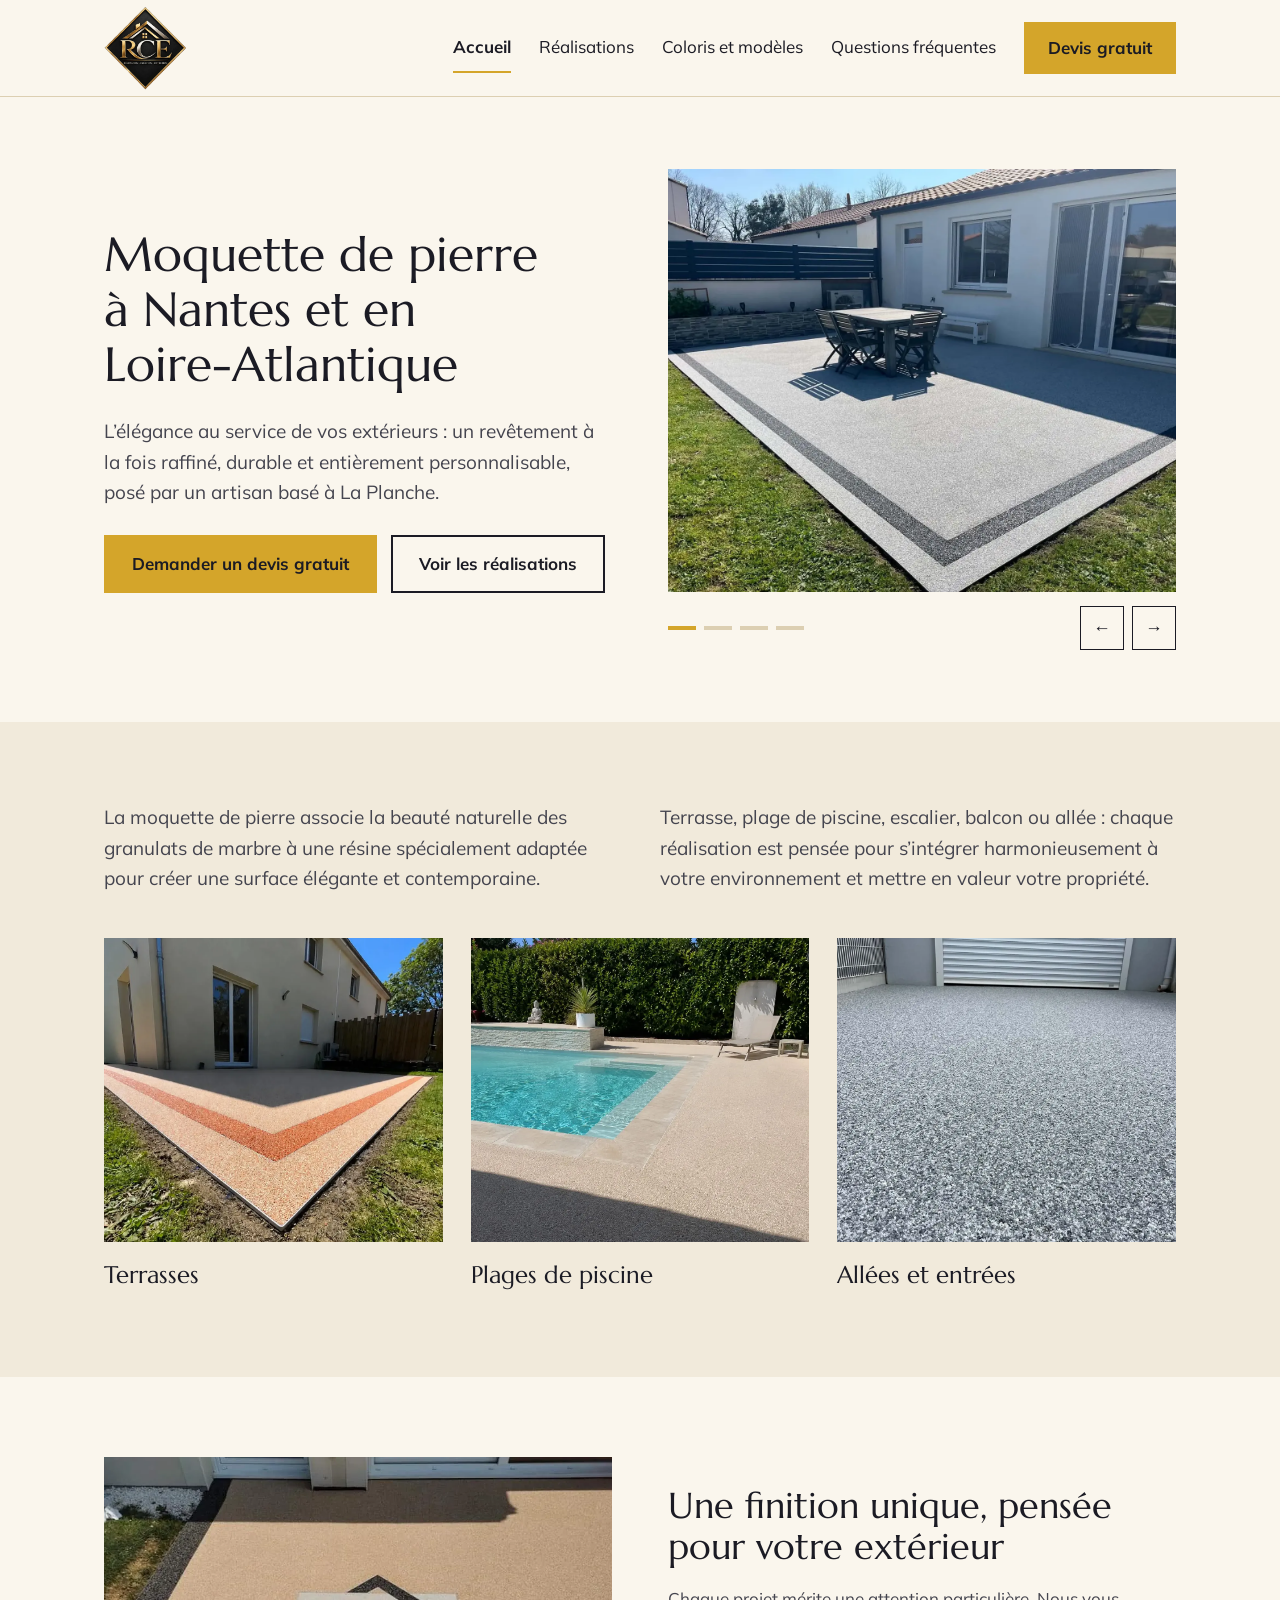
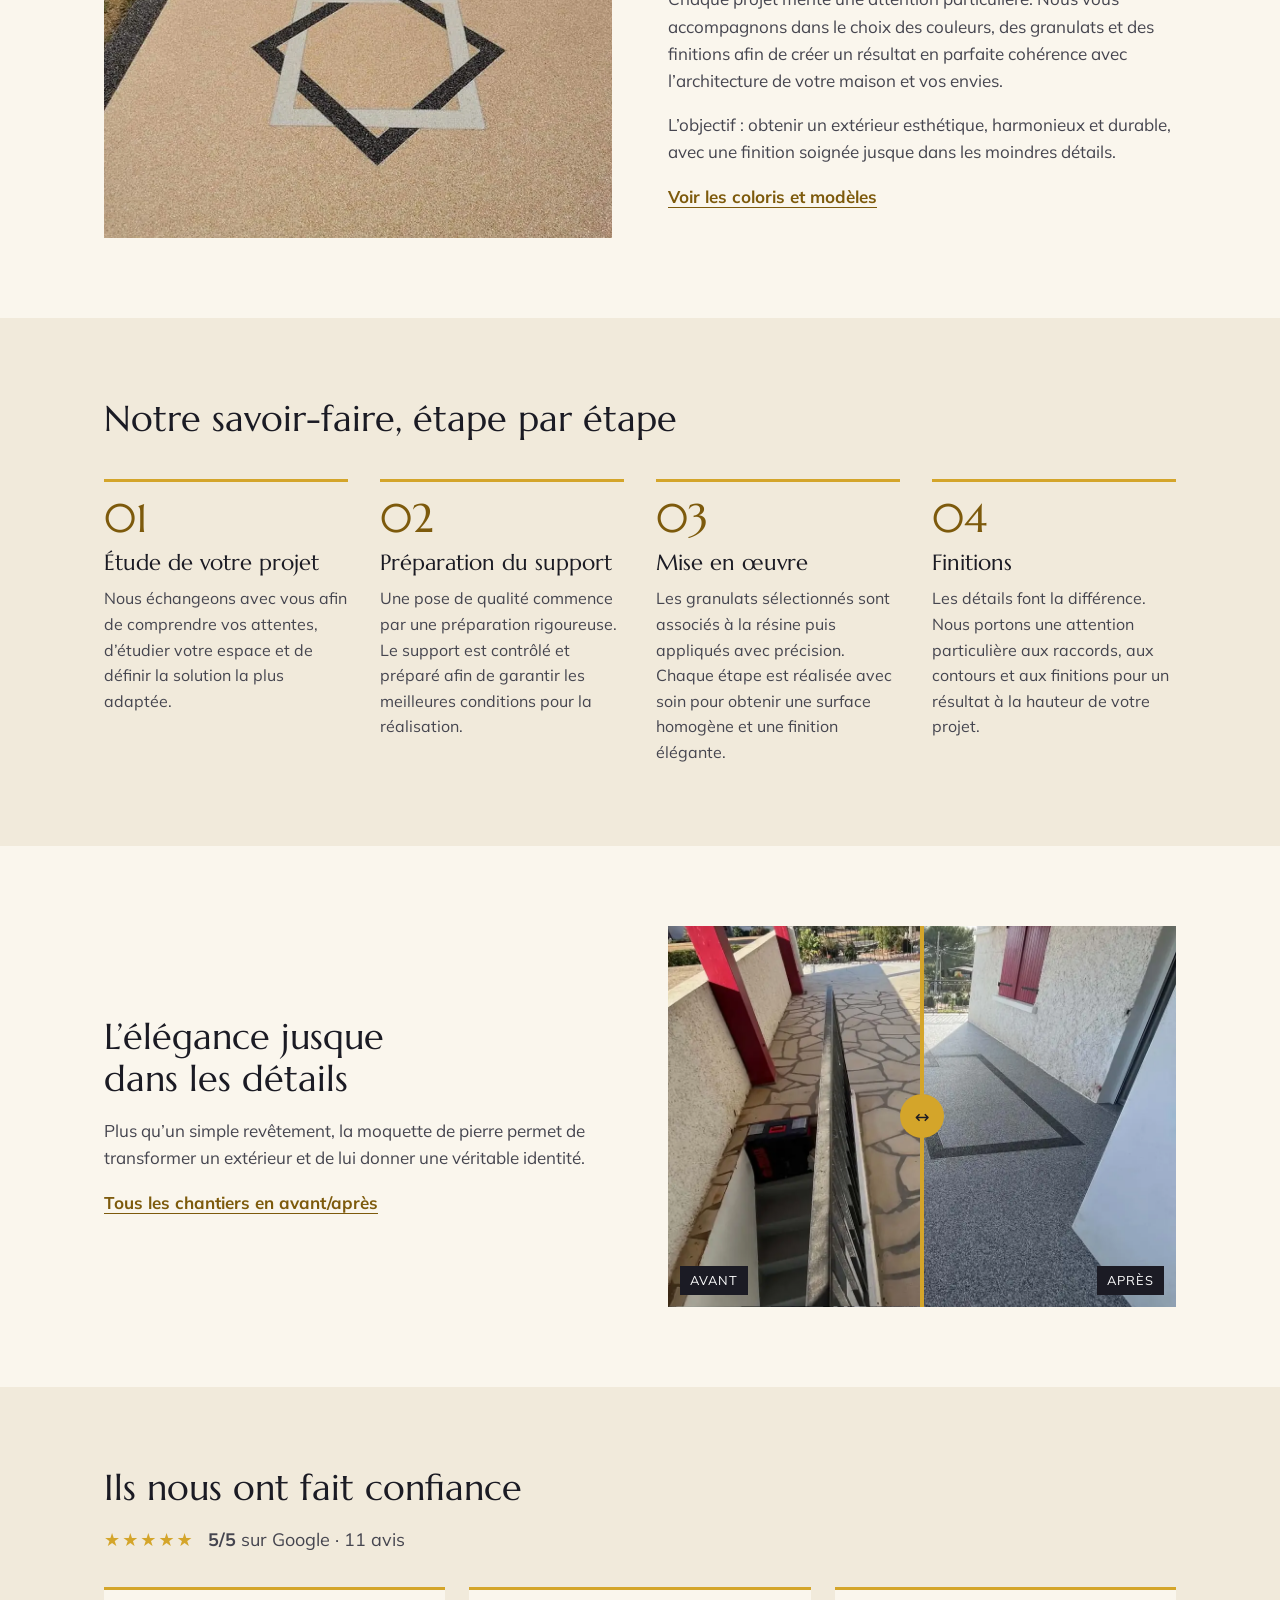
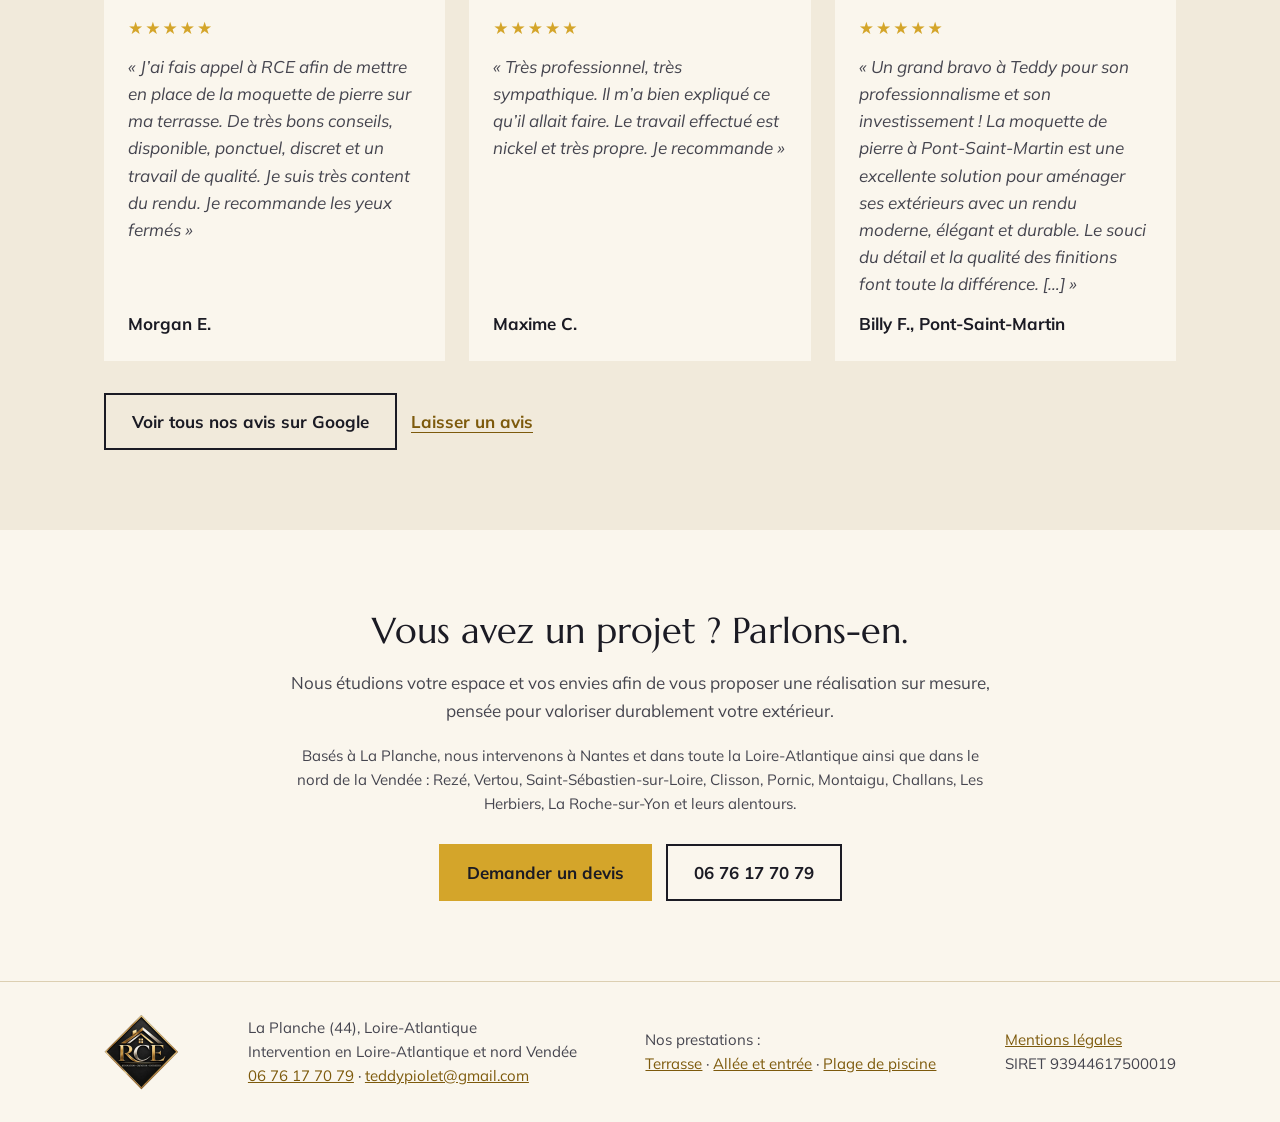
<file: index.html>
<!DOCTYPE html>
<html lang="fr">
<head>
  <meta charset="utf-8">
  <meta name="viewport" content="width=device-width, initial-scale=1">

  <title>Moquette de pierre à Nantes et en Loire-Atlantique | RCE La Planche</title>
  <meta name="description" content="Artisan basé à La Planche, RCE pose votre moquette de pierre à Nantes, en Loire-Atlantique et dans le nord de la Vendée : terrasse, allée, plage de piscine, escalier. Devis gratuit.">
  <link rel="canonical" href="https://www.rce-moquette-de-pierre.fr/">

  <meta property="og:type" content="website">
  <meta property="og:title" content="Moquette de pierre à Nantes et en Loire-Atlantique | RCE">
  <meta property="og:description" content="Terrasses, plages de piscine, escaliers, balcons et allées en moquette de pierre. Devis gratuit.">
  <meta property="og:image" content="https://www.rce-moquette-de-pierre.fr/img/photos/projet-4-apres-2.webp">

  <link rel="icon" href="img/logo/logo-rce-losange.webp">
  <link rel="preconnect" href="https://fonts.googleapis.com">
  <link rel="preconnect" href="https://fonts.gstatic.com" crossorigin>
  <link rel="stylesheet" href="https://fonts.googleapis.com/css2?family=Marcellus&family=Mulish:wght@400;600;700&display=swap">
  <link rel="stylesheet" href="style.css">

  <!-- Données structurées : aident Google à afficher l'entreprise en recherche locale -->
  <script type="application/ld+json">
  {
    "@context": "https://schema.org",
    "@type": "HomeAndConstructionBusiness",
    "name": "RCE - Moquette de pierre",
    "alternateName": "RCE Rénovation Création Entretien",
    "description": "Pose de moquette de pierre à Nantes, en Loire-Atlantique et dans le nord de la Vendée : terrasses, allées, plages de piscine, escaliers, balcons.",
    "url": "https://www.rce-moquette-de-pierre.fr/",
    "telephone": "+33676177079",
    "email": "teddypiolet@gmail.com",
    "image": "https://www.rce-moquette-de-pierre.fr/img/photos/projet-4-apres-2.webp",
    "logo": "https://www.rce-moquette-de-pierre.fr/img/logo/logo-rce-losange.webp",
    "address": {
      "@type": "PostalAddress",
      "addressLocality": "La Planche",
      "postalCode": "44140",
      "addressRegion": "Loire-Atlantique",
      "addressCountry": "FR"
    },
    "areaServed": [
      {
        "@type": "City",
        "name": "La Planche"
      },
      {
        "@type": "City",
        "name": "Nantes"
      },
      {
        "@type": "City",
        "name": "Rezé"
      },
      {
        "@type": "City",
        "name": "Vertou"
      },
      {
        "@type": "City",
        "name": "Saint-Sébastien-sur-Loire"
      },
      {
        "@type": "City",
        "name": "Clisson"
      },
      {
        "@type": "City",
        "name": "Pornic"
      },
      {
        "@type": "City",
        "name": "Montaigu-Vendée"
      },
      {
        "@type": "City",
        "name": "Challans"
      },
      {
        "@type": "City",
        "name": "Les Herbiers"
      },
      {
        "@type": "City",
        "name": "La Roche-sur-Yon"
      },
      {
        "@type": "AdministrativeArea",
        "name": "Loire-Atlantique"
      },
      {
        "@type": "AdministrativeArea",
        "name": "Vendée"
      }
    ],
    "openingHoursSpecification": [
      {
        "@type": "OpeningHoursSpecification",
        "dayOfWeek": [
          "Monday",
          "Tuesday",
          "Wednesday",
          "Thursday",
          "Friday"
        ],
        "opens": "09:00",
        "closes": "19:00"
      },
      {
        "@type": "OpeningHoursSpecification",
        "dayOfWeek": "Saturday",
        "opens": "09:00",
        "closes": "12:00"
      }
    ]
  }
  </script>
</head>
<body>

  <a class="evitement" href="#contenu">Aller au contenu</a>

  <header class="entete">
    <div class="conteneur entete-contenu">
      <a class="logo" href="index.html">
        <img src="img/logo/logo-rce-losange.webp" alt="RCE, rénovation création entretien" width="1163" height="1172">
      </a>
      <button class="menu-bouton" aria-expanded="false" aria-controls="menu" aria-label="Ouvrir le menu">
        <span></span><span></span><span></span>
      </button>
      <nav id="menu" class="menu" aria-label="Navigation principale">
        <a href="index.html" aria-current="page">Accueil</a>
        <a href="realisations.html">Réalisations</a>
        <a href="coloris-modeles.html">Coloris et modèles</a>
        <a href="faq.html">Questions fréquentes</a>
        <a class="bouton bouton-petit" href="contact.html">Devis gratuit</a>
      </nav>
    </div>
  </header>

  <main id="contenu">

    <!-- HAUT DE PAGE -->
    <section class="conteneur hero">
      <div class="hero-texte">
        <h1>Moquette de pierre à Nantes et en Loire-Atlantique</h1>
        <p class="accroche">L’élégance au service de vos extérieurs : un revêtement à la fois raffiné, durable et entièrement personnalisable, posé par un artisan basé à La Planche.</p>
        <div class="actions">
          <a class="bouton" href="contact.html">Demander un devis gratuit</a>
          <a class="bouton bouton-contour" href="realisations.html">Voir les réalisations</a>
        </div>
      </div>

      <!-- DIAPORAMA : une <div class="diapo"> par photo, à déposer dans images/ -->
      <div class="diaporama" aria-roledescription="carrousel" aria-label="Nos réalisations en images">
        <div class="diapos">
          <img class="diapo active" src="img/photos/projet-4-apres-2.webp" alt="Terrasse en moquette de pierre à La Planche">
            <img class="diapo" src="img/photos/projet-3-apres.webp" alt="Terrasse en moquette de pierre à Saint-Léger-les-Vignes">
            <img class="diapo" src="img/photos/projet-2-apres-2.webp" alt="Terrasse en moquette de pierre à La Planche, vue d’ensemble">
            <img class="diapo" src="img/photos/projet-1-apres-2.webp" alt="Allée de garage en moquette de pierre à Vertou">
        </div>
        <div class="diaporama-commandes">
          <div class="points" role="tablist" aria-label="Choisir une photo"></div>
          <div class="fleches">
            <button class="fleche" data-sens="-1" aria-label="Photo précédente">&#8592;</button>
            <button class="fleche" data-sens="1" aria-label="Photo suivante">&#8594;</button>
          </div>
        </div>
      </div>
    </section>

    <!-- PRÉSENTATION -->
    <section class="section fond-sable">
      <div class="conteneur">
        <div class="intro">
          <p>La moquette de pierre associe la beauté naturelle des granulats de marbre à une résine spécialement adaptée pour créer une surface élégante et contemporaine.</p>
          <p>Terrasse, plage de piscine, escalier, balcon ou allée : chaque réalisation est pensée pour s’intégrer harmonieusement à votre environnement et mettre en valeur votre propriété.</p>
        </div>
        <div class="cartes">
          <a class="carte" href="terrasse-moquette-de-pierre.html">
            <img class="carte-photo" src="img/photos/projet-3-apres.webp" alt="Terrasse en moquette de pierre à Saint-Léger-les-Vignes" loading="lazy">
            <span class="carte-titre">Terrasses</span>
          </a>
          <a class="carte" href="plage-piscine-moquette-de-pierre.html">
            <img class="carte-photo" src="img/photos/photo-piscine.webp" alt="Plage de piscine en moquette de pierre" loading="lazy">
            <span class="carte-titre">Plages de piscine</span>
          </a>
          <a class="carte" href="allee-moquette-de-pierre.html">
            <img class="carte-photo" src="img/photos/projet-1-apres-2.webp" alt="Allée de garage en moquette de pierre à Vertou" loading="lazy">
            <span class="carte-titre">Allées et entrées</span>
          </a>
        </div>
      </div>
    </section>

    <!-- FINITION -->
    <section class="section">
      <div class="conteneur deux-colonnes">
        <img class="photo" src="img/photos/motif.webp" alt="Détail des granulats d’une moquette de pierre" loading="lazy">
        <div>
          <h2>Une finition unique, pensée pour votre extérieur</h2>
          <p>Chaque projet mérite une attention particulière. Nous vous accompagnons dans le choix des couleurs, des granulats et des finitions afin de créer un résultat en parfaite cohérence avec l’architecture de votre maison et vos envies.</p>
          <p>L’objectif : obtenir un extérieur esthétique, harmonieux et durable, avec une finition soignée jusque dans les moindres détails.</p>
          <p><a class="lien" href="coloris-modeles.html">Voir les coloris et modèles</a></p>
        </div>
      </div>
    </section>

    <!-- ÉTAPES -->
    <section class="section fond-sable">
      <div class="conteneur">
        <h2>Notre savoir-faire, étape par étape</h2>
        <ol class="etapes">
          <li>
            <span class="etape-numero">01</span>
            <h3>Étude de votre projet</h3>
            <p>Nous échangeons avec vous afin de comprendre vos attentes, d’étudier votre espace et de définir la solution la plus adaptée.</p>
          </li>
          <li>
            <span class="etape-numero">02</span>
            <h3>Préparation du support</h3>
            <p>Une pose de qualité commence par une préparation rigoureuse. Le support est contrôlé et préparé afin de garantir les meilleures conditions pour la réalisation.</p>
          </li>
          <li>
            <span class="etape-numero">03</span>
            <h3>Mise en œuvre</h3>
            <p>Les granulats sélectionnés sont associés à la résine puis appliqués avec précision. Chaque étape est réalisée avec soin pour obtenir une surface homogène et une finition élégante.</p>
          </li>
          <li>
            <span class="etape-numero">04</span>
            <h3>Finitions</h3>
            <p>Les détails font la différence. Nous portons une attention particulière aux raccords, aux contours et aux finitions pour un résultat à la hauteur de votre projet.</p>
          </li>
        </ol>
      </div>
    </section>

    <!-- AVANT / APRÈS -->
    <section class="section">
        <div class="conteneur deux-colonnes">
            <div>
                <h2>L’élégance jusque dans les détails</h2>
                <p>Plus qu’un simple revêtement, la moquette de pierre permet de transformer un extérieur et de lui donner une véritable identité.</p>
                <p><a class="lien" href="realisations.html">Tous les chantiers en avant/après</a></p>
            </div>
            <div class="comparateur" style="--pos:50%">
                <img class="comparateur-image apres" src="img/photos/projet-2-apres-2.webp" alt="Terrasse à La Planche après la pose de la moquette de pierre">
                <img class="comparateur-image avant" src="img/photos/projet-2-avant-2.webp" alt="Terrasse à La Planche avant les travaux">
                <span class="comparateur-etiquette etiquette-avant">Avant</span>
                <span class="comparateur-etiquette etiquette-apres">Après</span>
                <div class="comparateur-barre" aria-hidden="true"></div>
                <input type="range" min="0" max="100" value="50" aria-label="Comparer avant et après">
            </div>
        </div>
    </section>

    <!-- AVIS CLIENTS -->
    <section class="section fond-sable">
      <div class="conteneur">
        <h2>Ils nous ont fait confiance</h2>
        <p class="avis-resume">
          <span class="etoiles" aria-hidden="true">★★★★★</span>
          <strong>5/5</strong> sur Google · 11 avis
        </p>

        <div class="avis-grille">
          <blockquote class="avis">
            <span class="etoiles" aria-label="5 étoiles sur 5">★★★★★</span>
            <p>« J’ai fais appel à RCE afin de mettre en place de la moquette de pierre sur ma terrasse. De très bons conseils, disponible, ponctuel, discret et un travail de qualité. Je suis très content du rendu. Je recommande les yeux fermés »</p>
            <footer>Morgan E.</footer>
          </blockquote>
          <blockquote class="avis">
            <span class="etoiles" aria-label="5 étoiles sur 5">★★★★★</span>
            <p>« Très professionnel, très sympathique. Il m’a bien expliqué ce qu’il allait faire. Le travail effectué est nickel et très propre. Je recommande »</p>
            <footer>Maxime C.</footer>
          </blockquote>
          <blockquote class="avis">
            <span class="etoiles" aria-label="5 étoiles sur 5">★★★★★</span>
            <p>« Un grand bravo à Teddy pour son professionnalisme et son investissement ! La moquette de pierre à Pont-Saint-Martin est une excellente solution pour aménager ses extérieurs avec un rendu moderne, élégant et durable. Le souci du détail et la qualité des finitions font toute la différence. […] »</p>
            <footer>Billy F., Pont-Saint-Martin</footer>
          </blockquote>
        </div>

        <div class="actions avis-actions">
          <a class="bouton bouton-contour" href="https://www.google.com/search?sca_esv=5d8dcd2cd3ad7d67&rlz=1C1CHBF_enFR1139FR1139&sxsrf=AKL5yDil0Z7LHeNojYwV0VVDZsRJUMRq_Q:1793624834558&q=RCE-Moquette+de+pierre&si=AE1YtOqiKPb2pdLXAi8quZ9vbH4aVq_aX8-3H9iFBLpRNK95c0N6jci6HuEHLSHsd3WEAiEiy6PfeaCPIbsY-vxpzcBvK3sk1WP0Y9IhpIFePg6ZBcda7Tk%3D&uds=AE2AFgbyqLfV064xJiSG930yXcHSou9X8Ta8hItqi2Nhm3C1j9lCJespffWrVLJQBx-GEndeUWofvIdWS6cs9en3GOWrqqxtFOEcR87ri1fHCQ-bdI2dS8JItk6mDqsth8UEv6u_GORy&sa=X&ved=2ahUKEwjL2f6YremXAxWyZaQEHRVxEgUQ3PALegQIHRAF&biw=1536&bih=730&dpr=1.25" target="_blank" rel="noopener">Voir tous nos avis sur Google</a>
          <a class="lien" href="https://www.google.com/search?sca_esv=0960b8087080fe36&rlz=1C1CHBF_enFR1139FR1139&sxsrf=AKL5yDhpKKTHSI5steB49w5YnNVvcbyJsA:1793621266263&q=RCE-Moquette+de+pierre&si=AE1YtOqiKPb2pdLXAi8quZ9vbH4aVq_aX8-3H9iFBLpRNK95c0N6jci6HuEHLSHsd3WEAiEiy6PfeaCPIbsY-vxpzcBvK3sk1WP0Y9IhpIFePg6ZBcda7Tk%3D&uds=AE2AFgbyqLfV064xJiSG930yXcHSou9X8Ta8hItqi2Nhm3C1j9lCJespffWrVLJQBx-GEndeUWofvIdWS6cs9en3GOWrqqxtFOEcR87ri1fHCQ-bdI2dS8JItk6mDqsth8UEv6u_GORy&sa=X&ved=2ahUKEwicpL_zn-mXAxUPOPsDHaW0PJ0Q3PALegQIJhAE&biw=1536&bih=730&dpr=1.25#sv=[base64]" target="_blank" rel="noopener">Laisser un avis</a>
        </div>
      </div>
    </section>

    <!-- APPEL AU DEVIS -->
    <section class="section">
      <div class="conteneur appel">
        <h2>Vous avez un projet ? Parlons-en.</h2>
        <p>Nous étudions votre espace et vos envies afin de vous proposer une réalisation sur mesure, pensée pour valoriser durablement votre extérieur.</p>
        <p class="zone">Basés à La Planche, nous intervenons à Nantes et dans toute la Loire-Atlantique ainsi que dans le nord de la Vendée : Rezé, Vertou, Saint-Sébastien-sur-Loire, Clisson, Pornic, Montaigu, Challans, Les Herbiers, La Roche-sur-Yon et leurs alentours.</p>
        <div class="actions">
          <a class="bouton" href="contact.html">Demander un devis</a>
          <a class="bouton bouton-contour" href="tel:+33676177079">06 76 17 70 79</a>
        </div>
      </div>
    </section>

  </main>

  <footer class="pied">
    <div class="conteneur pied-contenu">
      <img src="img/logo/logo-rce-losange.webp" alt="RCE" width="1163" height="1172">
      <p>La Planche (44), Loire-Atlantique<br>Intervention en Loire-Atlantique et nord Vendée<br><a href="tel:+33676177079">06 76 17 70 79</a> · <a href="mailto:teddypiolet@gmail.com">teddypiolet@gmail.com</a></p>
      <p>Nos prestations :<br><a href="terrasse-moquette-de-pierre.html">Terrasse</a> · <a href="allee-moquette-de-pierre.html">Allée et entrée</a> · <a href="plage-piscine-moquette-de-pierre.html">Plage de piscine</a></p>
      <p><a href="mentions-legales.html">Mentions légales</a><br>SIRET 93944617500019</p>
    </div>
  </footer>

  <script src="script.js" defer></script>
</body>
</html>
</file>
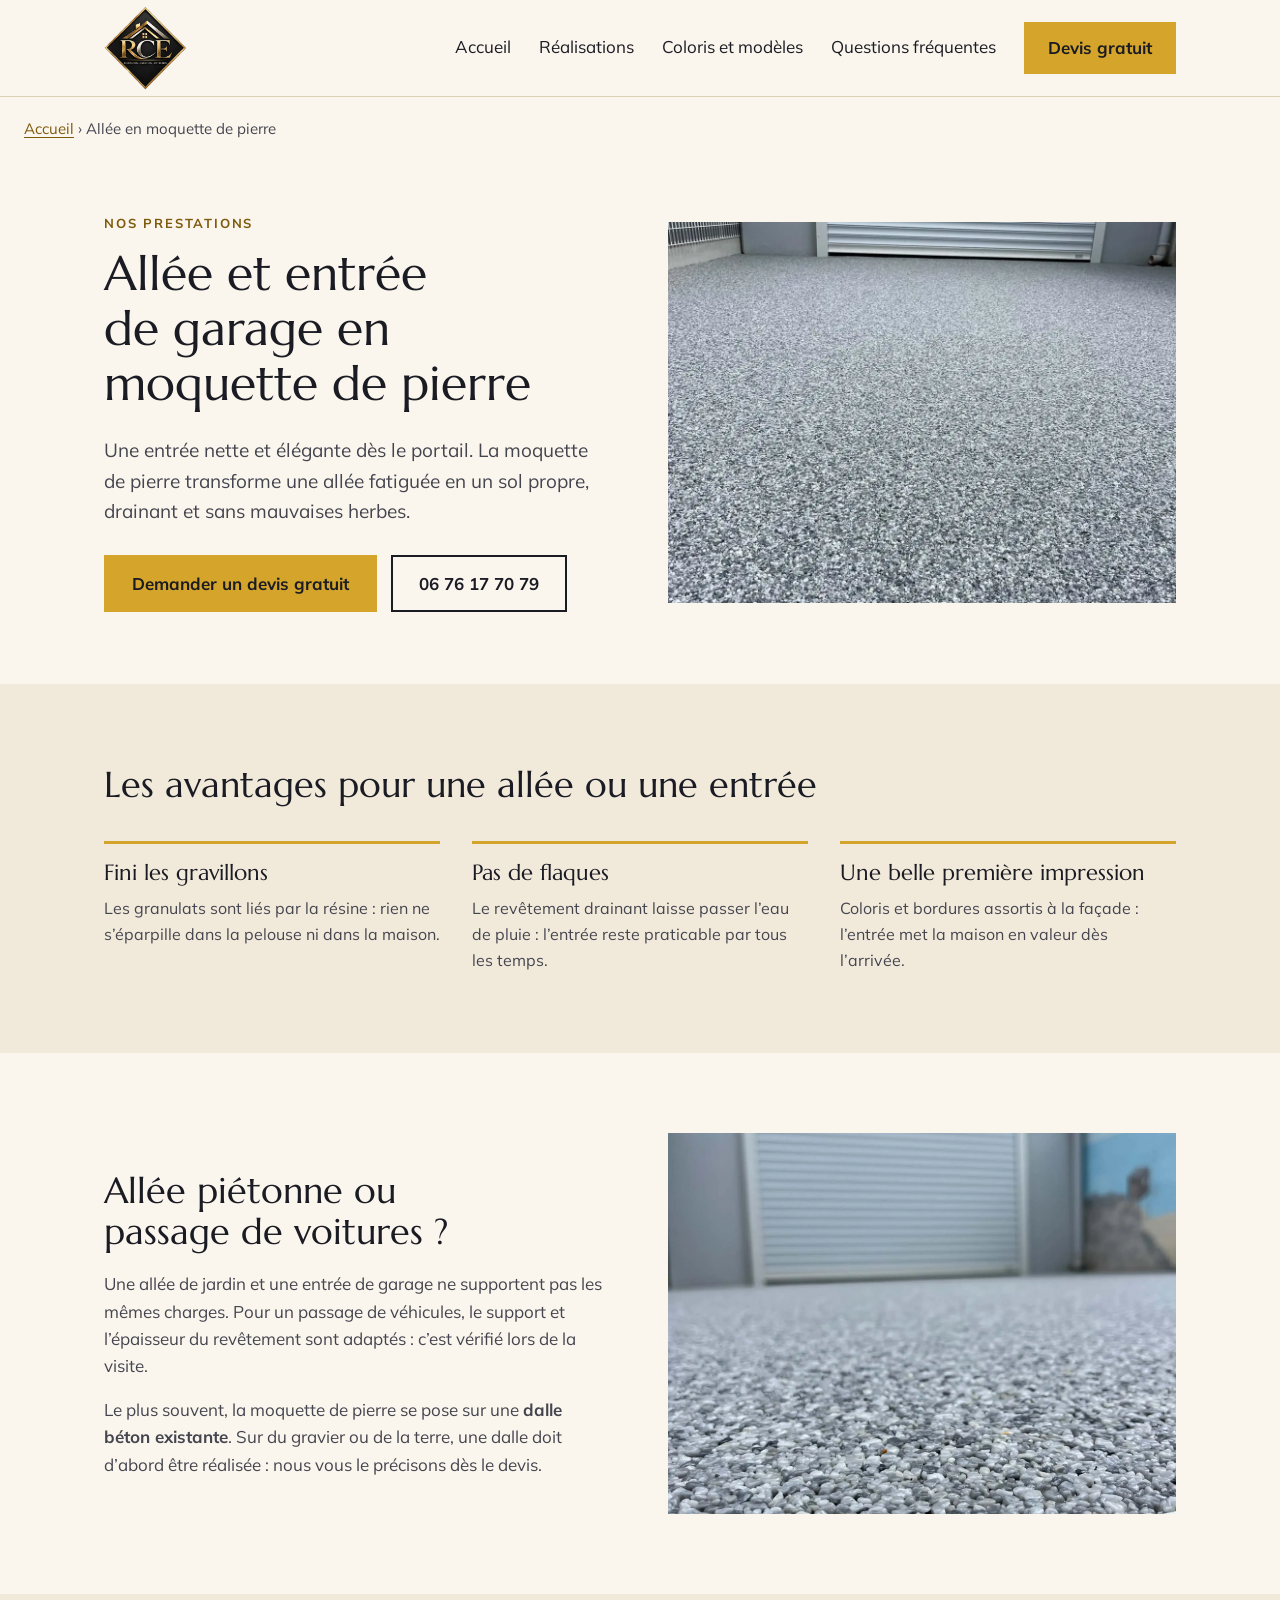
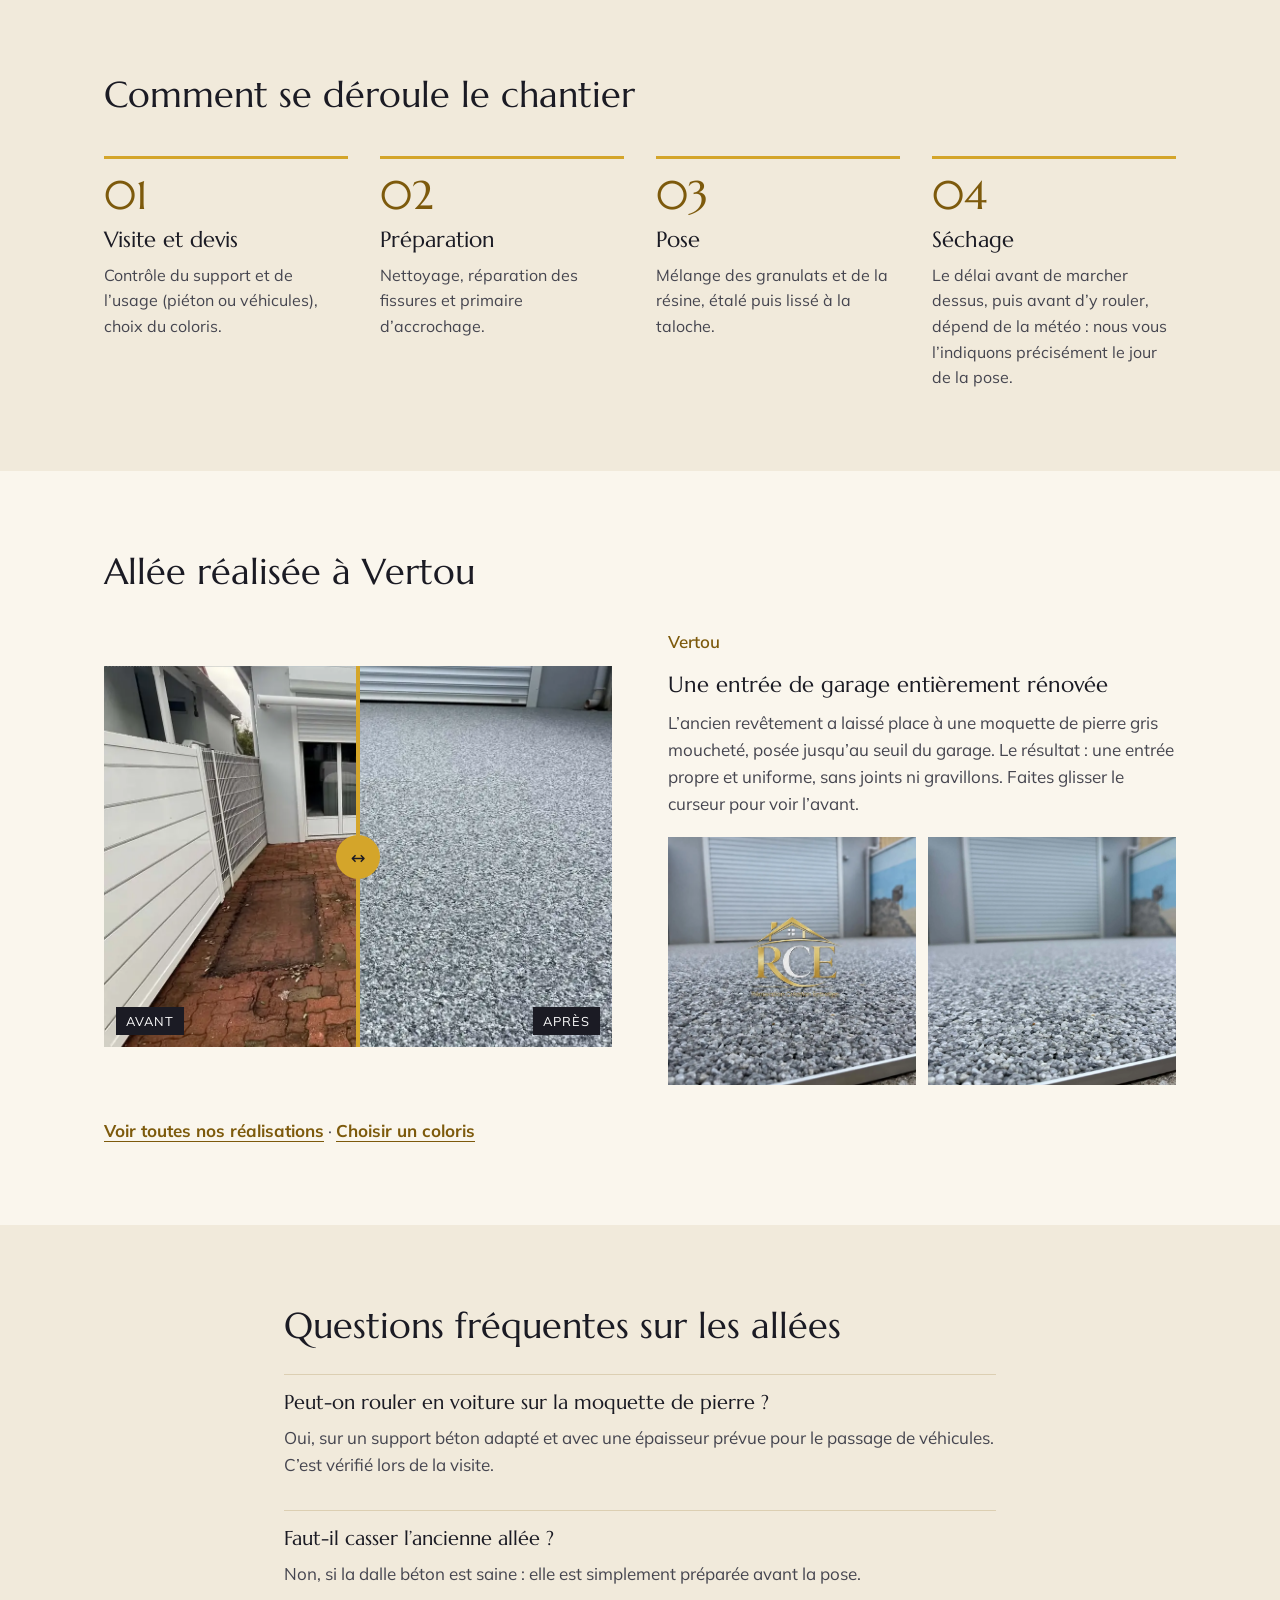
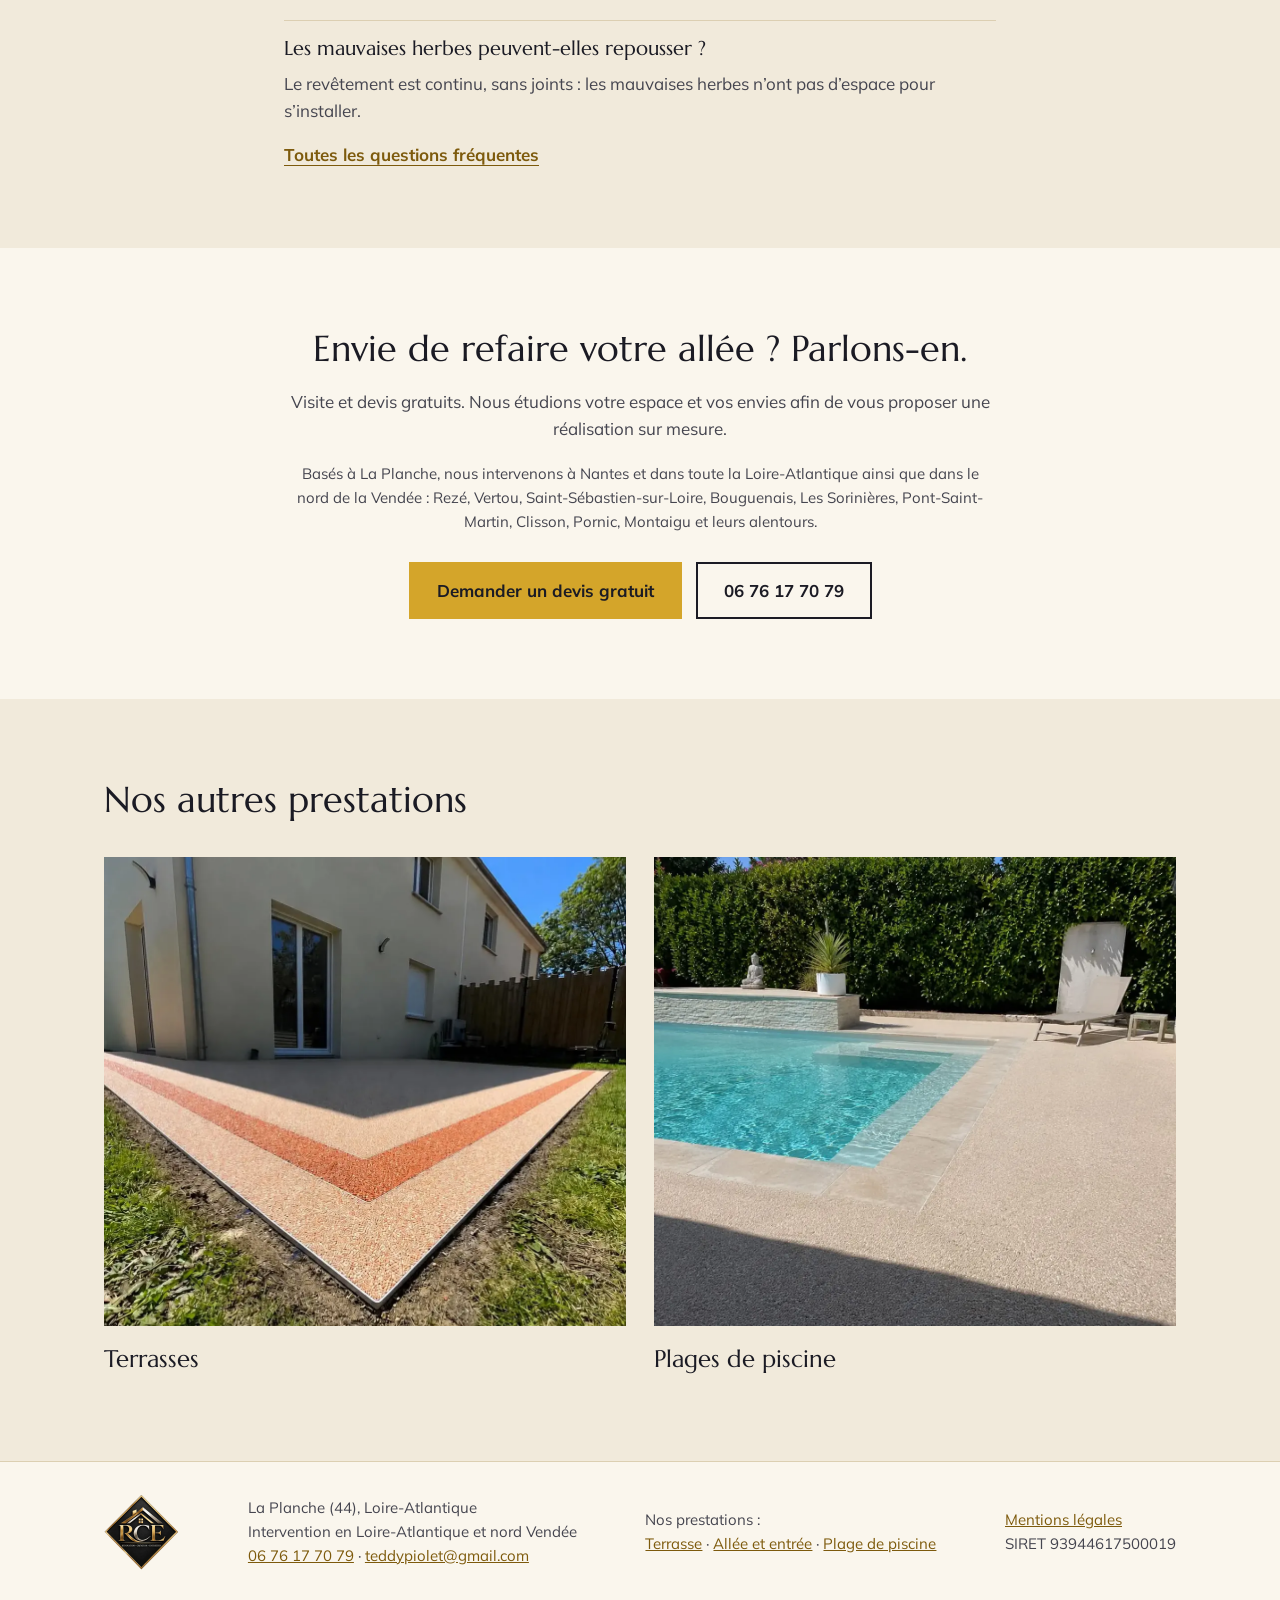
<file: allee-moquette-de-pierre.html>
<!DOCTYPE html>
<html lang="fr">
<head>
  <meta charset="utf-8">
  <meta name="viewport" content="width=device-width, initial-scale=1">

  <title>Allée et entrée de garage en moquette de pierre | RCE</title>
  <meta name="description" content="Allée de garage, entrée de maison ou chemin de jardin en moquette de pierre à Nantes et en Loire-Atlantique. Sol drainant, sans gravillons ni flaques. Devis gratuit.">
  <link rel="canonical" href="https://www.rce-moquette-de-pierre.fr/allee-moquette-de-pierre.html">

  <meta property="og:type" content="website">
  <meta property="og:title" content="Allée et entrée de garage en moquette de pierre | RCE">
  <meta property="og:description" content="Allée de garage, entrée de maison ou chemin de jardin en moquette de pierre à Nantes et en Loire-Atlantique. Sol drainant, sans gravillons ni flaques. Devis gratuit.">
  <meta property="og:image" content="https://www.rce-moquette-de-pierre.fr/img/photos/projet-1-apres-2.webp">

  <link rel="icon" href="img/logo/logo-rce-losange.webp">
  <link rel="preconnect" href="https://fonts.googleapis.com">
  <link rel="preconnect" href="https://fonts.gstatic.com" crossorigin>
  <link rel="stylesheet" href="https://fonts.googleapis.com/css2?family=Marcellus&family=Mulish:wght@400;600;700&display=swap">
  <link rel="stylesheet" href="style.css">
  <!-- Données structurées : fil d’Ariane et prestation -->
  <script type="application/ld+json">
[
  {
    "@context": "https://schema.org",
    "@type": "BreadcrumbList",
    "itemListElement": [
      {
        "@type": "ListItem",
        "position": 1,
        "name": "Accueil",
        "item": "https://www.rce-moquette-de-pierre.fr/"
      },
      {
        "@type": "ListItem",
        "position": 2,
        "name": "Allée et entrée de garage en moquette de pierre",
        "item": "https://www.rce-moquette-de-pierre.fr/allee-moquette-de-pierre.html"
      }
    ]
  },
  {
    "@context": "https://schema.org",
    "@type": "Service",
    "name": "Allée et entrée de garage en moquette de pierre",
    "serviceType": "Pose de moquette de pierre",
    "description": "Allées de jardin et entrées de garage en moquette de pierre : revêtement drainant, sans gravillons ni mauvaises herbes.",
    "url": "https://www.rce-moquette-de-pierre.fr/allee-moquette-de-pierre.html",
    "provider": {
      "@type": "HomeAndConstructionBusiness",
      "name": "RCE - Moquette de pierre",
      "url": "https://www.rce-moquette-de-pierre.fr/",
      "telephone": "+33676177079",
      "address": {
        "@type": "PostalAddress",
        "addressLocality": "La Planche",
        "postalCode": "44140",
        "addressRegion": "Loire-Atlantique",
        "addressCountry": "FR"
      }
    },
    "areaServed": [
      {
        "@type": "City",
        "name": "Nantes"
      },
      {
        "@type": "AdministrativeArea",
        "name": "Loire-Atlantique"
      },
      {
        "@type": "AdministrativeArea",
        "name": "Vendée"
      }
    ]
  }
]
  </script>
</head>
<body>

  <a class="evitement" href="#contenu">Aller au contenu</a>

  <header class="entete">
    <div class="conteneur entete-contenu">
      <a class="logo" href="index.html">
        <img src="img/logo/logo-rce-losange.webp" alt="RCE, rénovation création entretien" width="1163" height="1172">
      </a>
      <button class="menu-bouton" aria-expanded="false" aria-controls="menu" aria-label="Ouvrir le menu">
        <span></span><span></span><span></span>
      </button>
      <nav id="menu" class="menu" aria-label="Navigation principale">
        <a href="index.html">Accueil</a>
        <a href="realisations.html">Réalisations</a>
        <a href="coloris-modeles.html">Coloris et modèles</a>
        <a href="faq.html">Questions fréquentes</a>
        <a class="bouton bouton-petit" href="contact.html">Devis gratuit</a>
      </nav>
    </div>
  </header>

  <main id="contenu">

    <p class="conteneur ariane"><a href="index.html">Accueil</a> › Allée en moquette de pierre</p>

    <!-- HAUT DE PAGE -->
    <section class="conteneur hero">
      <div class="hero-texte">
        <p class="surtitre">Nos prestations</p>
        <h1>Allée et entrée de garage en moquette de pierre</h1>
        <p class="accroche">Une entrée nette et élégante dès le portail. La moquette de pierre transforme une allée fatiguée en un sol propre, drainant et sans mauvaises herbes.</p>
        <div class="actions">
          <a class="bouton" href="contact.html">Demander un devis gratuit</a>
          <a class="bouton bouton-contour" href="tel:+33676177079">06 76 17 70 79</a>
        </div>
      </div>
      <img class="photo" src="img/photos/projet-1-apres-2.webp" alt="Allée de garage en moquette de pierre à Vertou">
    </section>

    <!-- AVANTAGES -->
    <section class="section fond-sable">
      <div class="conteneur">
        <h2>Les avantages pour une allée ou une entrée</h2>
        <ul class="atouts">
          <li>
            <h3>Fini les gravillons</h3>
            <p>Les granulats sont liés par la résine : rien ne s’éparpille dans la pelouse ni dans la maison.</p>
          </li>
          <li>
            <h3>Pas de flaques</h3>
            <p>Le revêtement drainant laisse passer l’eau de pluie : l’entrée reste praticable par tous les temps.</p>
          </li>
          <li>
            <h3>Une belle première impression</h3>
            <p>Coloris et bordures assortis à la façade : l’entrée met la maison en valeur dès l’arrivée.</p>
          </li>
        </ul>
      </div>
    </section>

    <!-- PIÉTON OU VOITURE -->
    <section class="section">
      <div class="conteneur deux-colonnes">
        <div>
          <h2>Allée piétonne ou passage de voitures ?</h2>
          <p>Une allée de jardin et une entrée de garage ne supportent pas les mêmes charges. Pour un passage de véhicules, le support et l’épaisseur du revêtement sont adaptés : c’est vérifié lors de la visite.</p>
          <p>Le plus souvent, la moquette de pierre se pose sur une <strong>dalle béton existante</strong>. Sur du gravier ou de la terre, une dalle doit d’abord être réalisée : nous vous le précisons dès le devis.</p>
        </div>
        <img class="photo" src="img/photos/projet-1-apres.webp" alt="Allée de garage à Vertou, vue d’ensemble" loading="lazy">
      </div>
    </section>

    <!-- ÉTAPES -->
    <section class="section fond-sable">
      <div class="conteneur">
        <h2>Comment se déroule le chantier</h2>
        <ol class="etapes">
          <li>
            <span class="etape-numero">01</span>
            <h3>Visite et devis</h3>
            <p>Contrôle du support et de l’usage (piéton ou véhicules), choix du coloris.</p>
          </li>
          <li>
            <span class="etape-numero">02</span>
            <h3>Préparation</h3>
            <p>Nettoyage, réparation des fissures et primaire d’accrochage.</p>
          </li>
          <li>
            <span class="etape-numero">03</span>
            <h3>Pose</h3>
            <p>Mélange des granulats et de la résine, étalé puis lissé à la taloche.</p>
          </li>
          <li>
            <span class="etape-numero">04</span>
            <h3>Séchage</h3>
            <p>Le délai avant de marcher dessus, puis avant d’y rouler, dépend de la météo : nous vous l’indiquons précisément le jour de la pose.</p>
          </li>
        </ol>
      </div>
    </section>

    <!-- RÉALISATION -->
    <section class="section">
      <div class="conteneur">
        <h2>Allée réalisée à Vertou</h2>
        <div class="chantiers">
          <div class="deux-colonnes chantier">
            <div class="comparateur" style="--pos:50%">
              <img class="comparateur-image apres" src="img/photos/projet-1-apres-2.webp" alt="Allée de garage à Vertou après la pose de la moquette de pierre">
              <img class="comparateur-image avant" src="img/photos/projet-1-avant.webp" alt="Allée de garage à Vertou avant les travaux">
              <span class="comparateur-etiquette etiquette-avant">Avant</span>
              <span class="comparateur-etiquette etiquette-apres">Après</span>
              <div class="comparateur-barre" aria-hidden="true"></div>
              <input type="range" min="0" max="100" value="50" aria-label="Comparer avant et après">
            </div>
            <div>
              <p class="projet-infos">Vertou</p>
              <h3>Une entrée de garage entièrement rénovée</h3>
              <p>L’ancien revêtement a laissé place à une moquette de pierre gris moucheté, posée jusqu’au seuil du garage. Le résultat : une entrée propre et uniforme, sans joints ni gravillons. Faites glisser le curseur pour voir l’avant.</p>
              <div class="galerie">
                <img src="img/photos/projet-1-apres-3.webp" alt="Allée de garage à Vertou, détail de la finition" loading="lazy">
                <img src="img/photos/projet-1-apres.webp" alt="Allée de garage à Vertou, vue d’ensemble" loading="lazy">
              </div>
            </div>
          </div>
        </div>
        <p class="plus-loin"><a class="lien" href="realisations.html">Voir toutes nos réalisations</a> · <a class="lien" href="coloris-modeles.html">Choisir un coloris</a></p>
      </div>
    </section>

    <!-- QUESTIONS FRÉQUENTES -->
    <section class="section fond-sable">
      <div class="conteneur faq-courte">
        <h2>Questions fréquentes sur les allées</h2>
        <h3>Peut-on rouler en voiture sur la moquette de pierre ?</h3>
        <p>Oui, sur un support béton adapté et avec une épaisseur prévue pour le passage de véhicules. C’est vérifié lors de la visite.</p>
        <h3>Faut-il casser l’ancienne allée ?</h3>
        <p>Non, si la dalle béton est saine : elle est simplement préparée avant la pose.</p>
        <h3>Les mauvaises herbes peuvent-elles repousser ?</h3>
        <p>Le revêtement est continu, sans joints : les mauvaises herbes n’ont pas d’espace pour s’installer.</p>
        <p><a class="lien" href="faq.html">Toutes les questions fréquentes</a></p>
      </div>
    </section>

    <!-- APPEL AU DEVIS -->
    <section class="section">
      <div class="conteneur appel">
        <h2>Envie de refaire votre allée ? Parlons-en.</h2>
        <p>Visite et devis gratuits. Nous étudions votre espace et vos envies afin de vous proposer une réalisation sur mesure.</p>
        <p class="zone">Basés à La Planche, nous intervenons à Nantes et dans toute la Loire-Atlantique ainsi que dans le nord de la Vendée : Rezé, Vertou, Saint-Sébastien-sur-Loire, Bouguenais, Les Sorinières, Pont-Saint-Martin, Clisson, Pornic, Montaigu et leurs alentours.</p>
        <div class="actions">
          <a class="bouton" href="contact.html">Demander un devis gratuit</a>
          <a class="bouton bouton-contour" href="tel:+33676177079">06 76 17 70 79</a>
        </div>
      </div>
    </section>

    <!-- AUTRES PRESTATIONS -->
    <section class="section fond-sable">
      <div class="conteneur">
        <h2>Nos autres prestations</h2>
        <div class="cartes autres">
          <a class="carte" href="terrasse-moquette-de-pierre.html">
            <img class="carte-photo" src="img/photos/projet-3-apres.webp" alt="Terrasses en moquette de pierre" loading="lazy">
            <span class="carte-titre">Terrasses</span>
          </a>
          <a class="carte" href="plage-piscine-moquette-de-pierre.html">
            <img class="carte-photo" src="img/photos/photo-piscine.webp" alt="Plages de piscine en moquette de pierre" loading="lazy">
            <span class="carte-titre">Plages de piscine</span>
          </a>
        </div>
      </div>
    </section>

  </main>

  <footer class="pied">
    <div class="conteneur pied-contenu">
      <img src="img/logo/logo-rce-losange.webp" alt="RCE" width="1163" height="1172">
      <p>La Planche (44), Loire-Atlantique<br>Intervention en Loire-Atlantique et nord Vendée<br><a href="tel:+33676177079">06 76 17 70 79</a> · <a href="mailto:teddypiolet@gmail.com">teddypiolet@gmail.com</a></p>
      <p>Nos prestations :<br><a href="terrasse-moquette-de-pierre.html">Terrasse</a> · <a href="allee-moquette-de-pierre.html">Allée et entrée</a> · <a href="plage-piscine-moquette-de-pierre.html">Plage de piscine</a></p>
      <p><a href="mentions-legales.html">Mentions légales</a><br>SIRET 93944617500019</p>
    </div>
  </footer>

  <script src="script.js" defer></script>
</body>
</html>
</file>
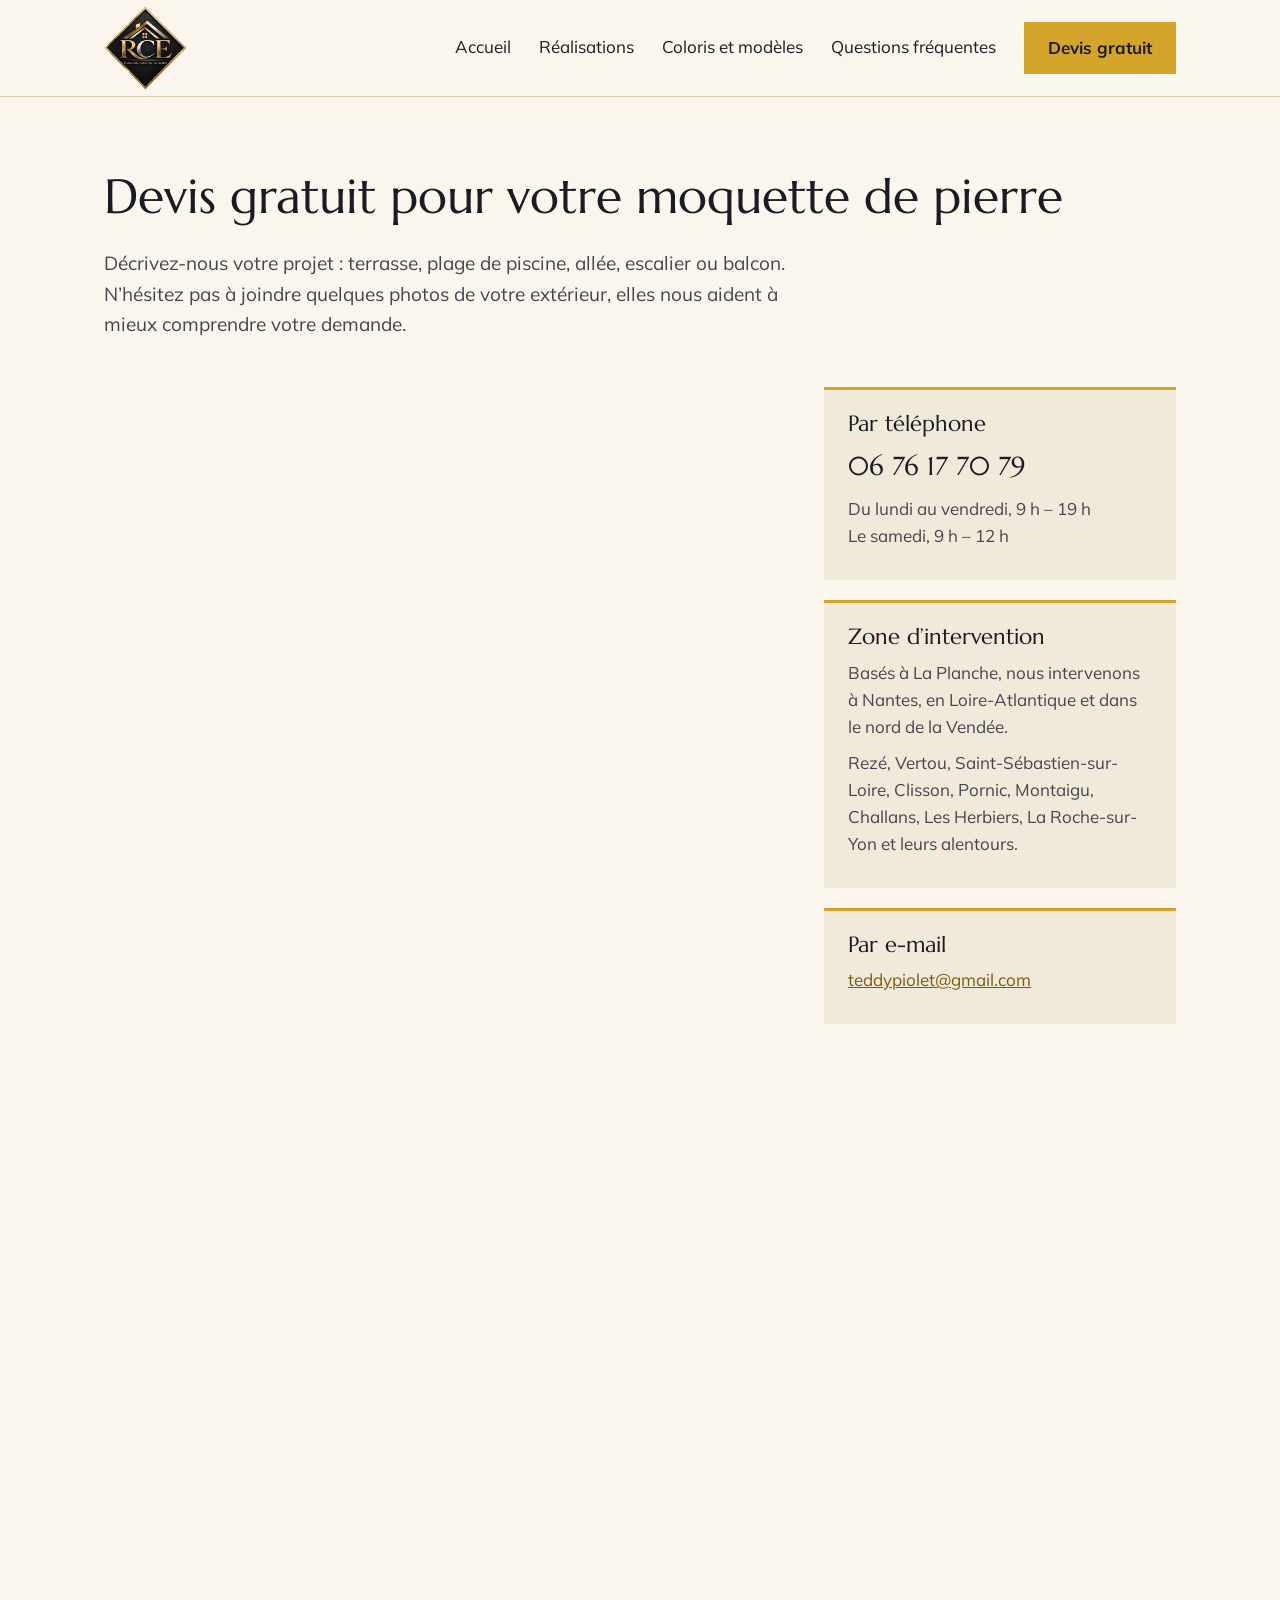
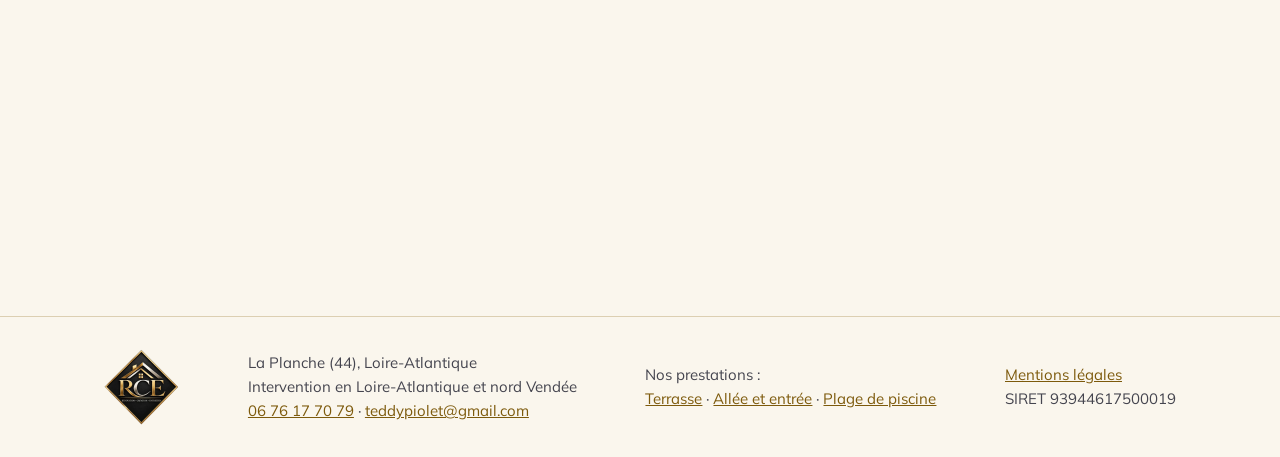
<file: contact.html>
<!DOCTYPE html>
<html lang="fr">
<head>
  <meta charset="utf-8">
  <meta name="viewport" content="width=device-width, initial-scale=1">

  <title>Devis gratuit moquette de pierre Nantes, Loire-Atlantique | RCE</title>
  <meta name="description" content="Demandez votre devis gratuit pour une terrasse, une allée ou une plage de piscine en moquette de pierre. Artisan basé à La Planche, RCE intervient à Nantes, en Loire-Atlantique et dans le nord de la Vendée.">
  <link rel="canonical" href="https://www.rce-moquette-de-pierre.fr/contact.html">

  <link rel="icon" href="img/logo/logo-rce-losange.webp">
  <link rel="preconnect" href="https://fonts.googleapis.com">
  <link rel="preconnect" href="https://fonts.gstatic.com" crossorigin>
  <link rel="stylesheet" href="https://fonts.googleapis.com/css2?family=Marcellus&family=Mulish:wght@400;600;700&display=swap">
  <link rel="stylesheet" href="style.css">
</head>
<body>

  <a class="evitement" href="#contenu">Aller au contenu</a>

  <header class="entete">
    <div class="conteneur entete-contenu">
      <a class="logo" href="index.html">
        <img src="img/logo/logo-rce-losange.webp" alt="RCE, rénovation création entretien" width="1163" height="1172">
      </a>
      <button class="menu-bouton" aria-expanded="false" aria-controls="menu" aria-label="Ouvrir le menu">
        <span></span><span></span><span></span>
      </button>
      <nav id="menu" class="menu" aria-label="Navigation principale">
        <a href="index.html">Accueil</a>
        <a href="realisations.html">Réalisations</a>
        <a href="coloris-modeles.html">Coloris et modèles</a>
        <a href="faq.html">Questions fréquentes</a>
        <a class="bouton bouton-petit" href="contact.html" aria-current="page">Devis gratuit</a>
      </nav>
    </div>
  </header>

  <main id="contenu">

    <section class="conteneur page-intro">
      <h1>Devis gratuit pour votre moquette de pierre</h1>
      <p>Décrivez-nous votre projet : terrasse, plage de piscine, allée, escalier ou balcon. N’hésitez pas à joindre quelques photos de votre extérieur, elles nous aident à mieux comprendre votre demande.</p>
    </section>

    <section class="conteneur contact">

      <!-- FORMULAIRE TALLY -->
      <div class="contact-formulaire">
        <iframe data-tally-src="https://tally.so/embed/o9ElbV?alignLeft=1&hideTitle=1&transparentBackground=1&dynamicHeight=1" loading="lazy" width="100%" height="1449" frameborder="0" marginheight="0" marginwidth="0" title="Demande de devis - Moquette de pierre"></iframe>
        <noscript><p>Le formulaire nécessite JavaScript. Vous pouvez aussi le remplir ici : <a href="https://tally.so/r/o9ElbV">formulaire de demande de devis</a>.</p></noscript>
      </div>

      <!-- COORDONNÉES -->
      <aside class="contact-infos">
        <div class="contact-bloc">
          <h2>Par téléphone</h2>
          <p><a class="contact-tel" href="tel:+33676177079">06 76 17 70 79</a></p>
          <p>Du lundi au vendredi, 9 h – 19 h<br>Le samedi, 9 h – 12 h</p>
        </div>

        <div class="contact-bloc">
          <h2>Zone d’intervention</h2>
          <p>Basés à La Planche, nous intervenons à Nantes, en Loire-Atlantique et dans le nord de la Vendée.</p>
          <p>Rezé, Vertou, Saint-Sébastien-sur-Loire, Clisson, Pornic, Montaigu, Challans, Les Herbiers, La Roche-sur-Yon et leurs alentours.</p>
        </div>

        <div class="contact-bloc">
          <h2>Par e-mail</h2>
          <p><a href="mailto:teddypiolet@gmail.com">teddypiolet@gmail.com</a></p>
        </div>
      </aside>

    </section>

  </main>

  <footer class="pied">
    <div class="conteneur pied-contenu">
      <img src="img/logo/logo-rce-losange.webp" alt="RCE" width="1163" height="1172">
      <p>La Planche (44), Loire-Atlantique<br>Intervention en Loire-Atlantique et nord Vendée<br><a href="tel:+33676177079">06 76 17 70 79</a> · <a href="mailto:teddypiolet@gmail.com">teddypiolet@gmail.com</a></p>
      <p>Nos prestations :<br><a href="terrasse-moquette-de-pierre.html">Terrasse</a> · <a href="allee-moquette-de-pierre.html">Allée et entrée</a> · <a href="plage-piscine-moquette-de-pierre.html">Plage de piscine</a></p>
      <p><a href="mentions-legales.html">Mentions légales</a><br>SIRET 93944617500019</p>
    </div>
  </footer>

  <script src="script.js" defer></script>
  <!-- Chargement du formulaire Tally (code fourni par Tally) -->
  <script>var d=document,w="https://tally.so/widgets/embed.js",v=function(){"undefined"!=typeof Tally?Tally.loadEmbeds():d.querySelectorAll("iframe[data-tally-src]:not([src])").forEach((function(e){e.src=e.dataset.tallySrc}))};if("undefined"!=typeof Tally)v();else if(d.querySelector('script[src="'+w+'"]')==null){var s=d.createElement("script");s.src=w,s.onload=v,s.onerror=v,d.body.appendChild(s);}</script>
</body>
</html>
</file>
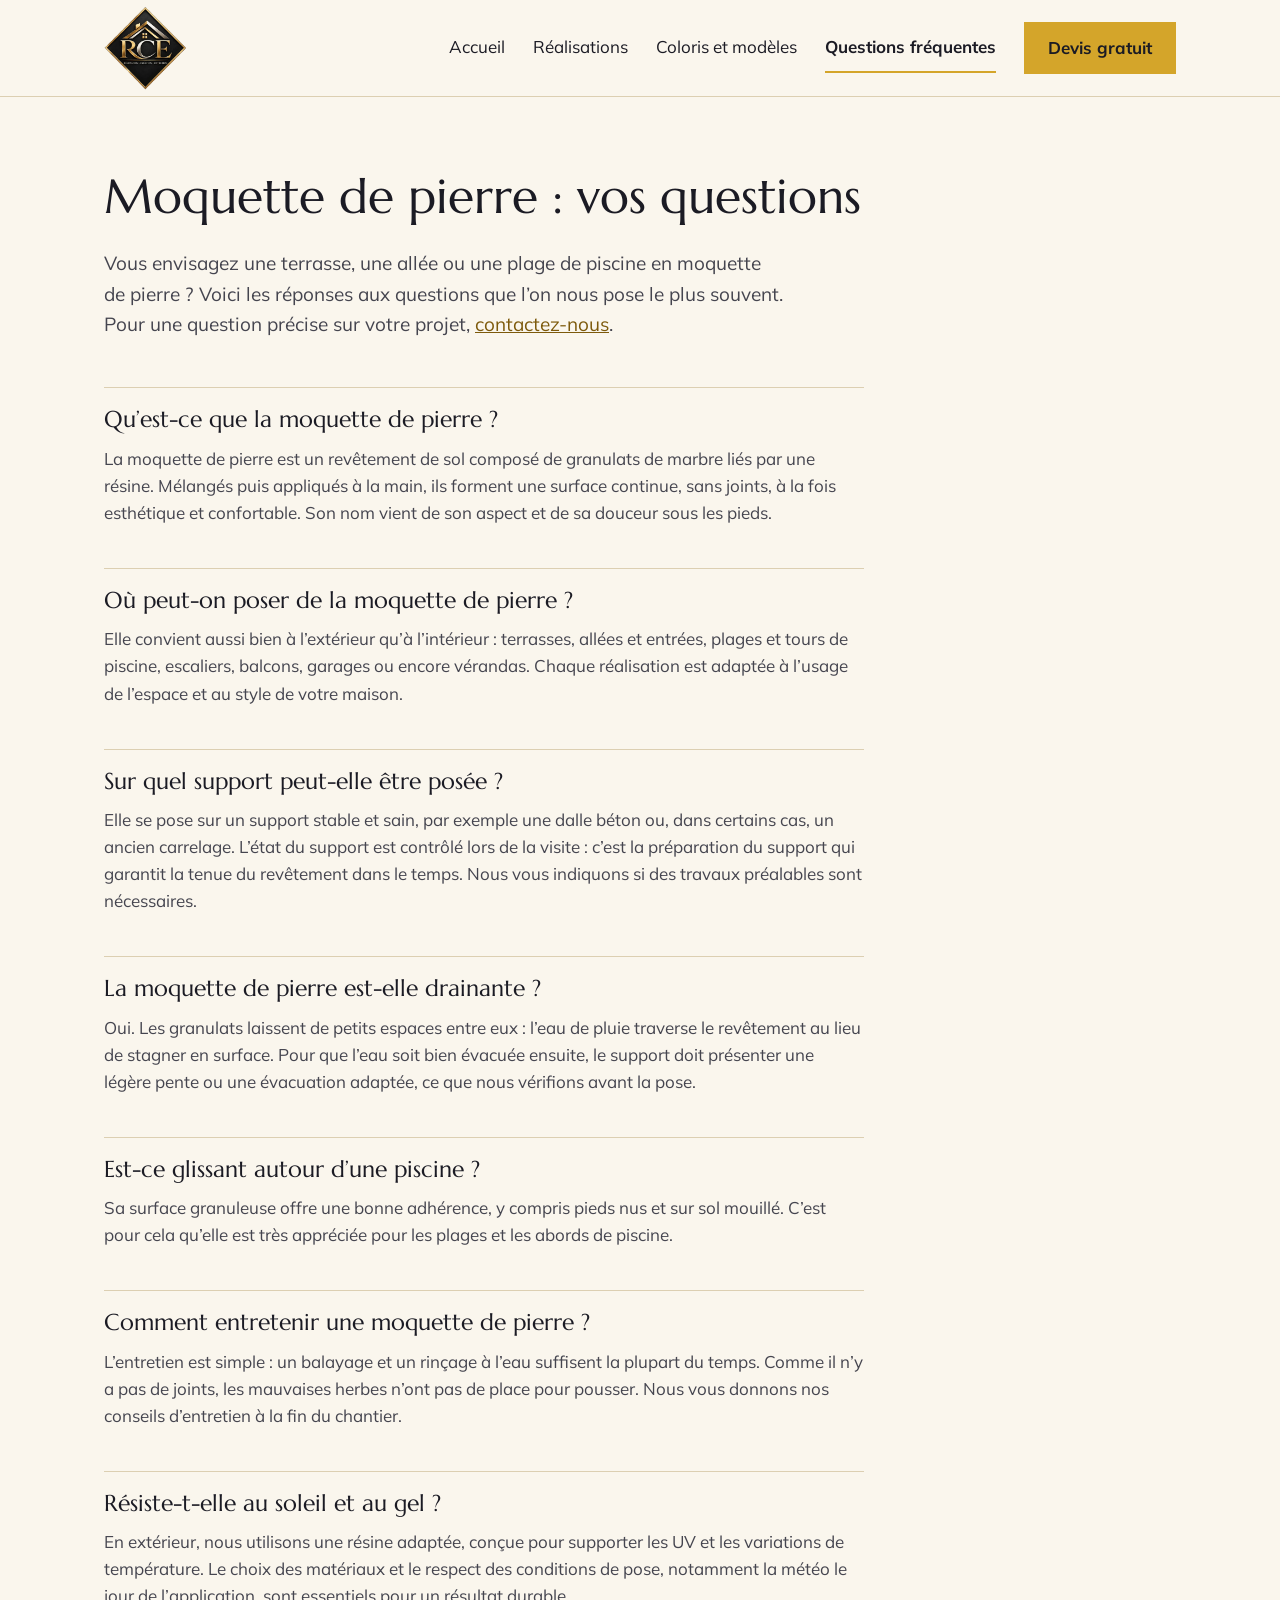
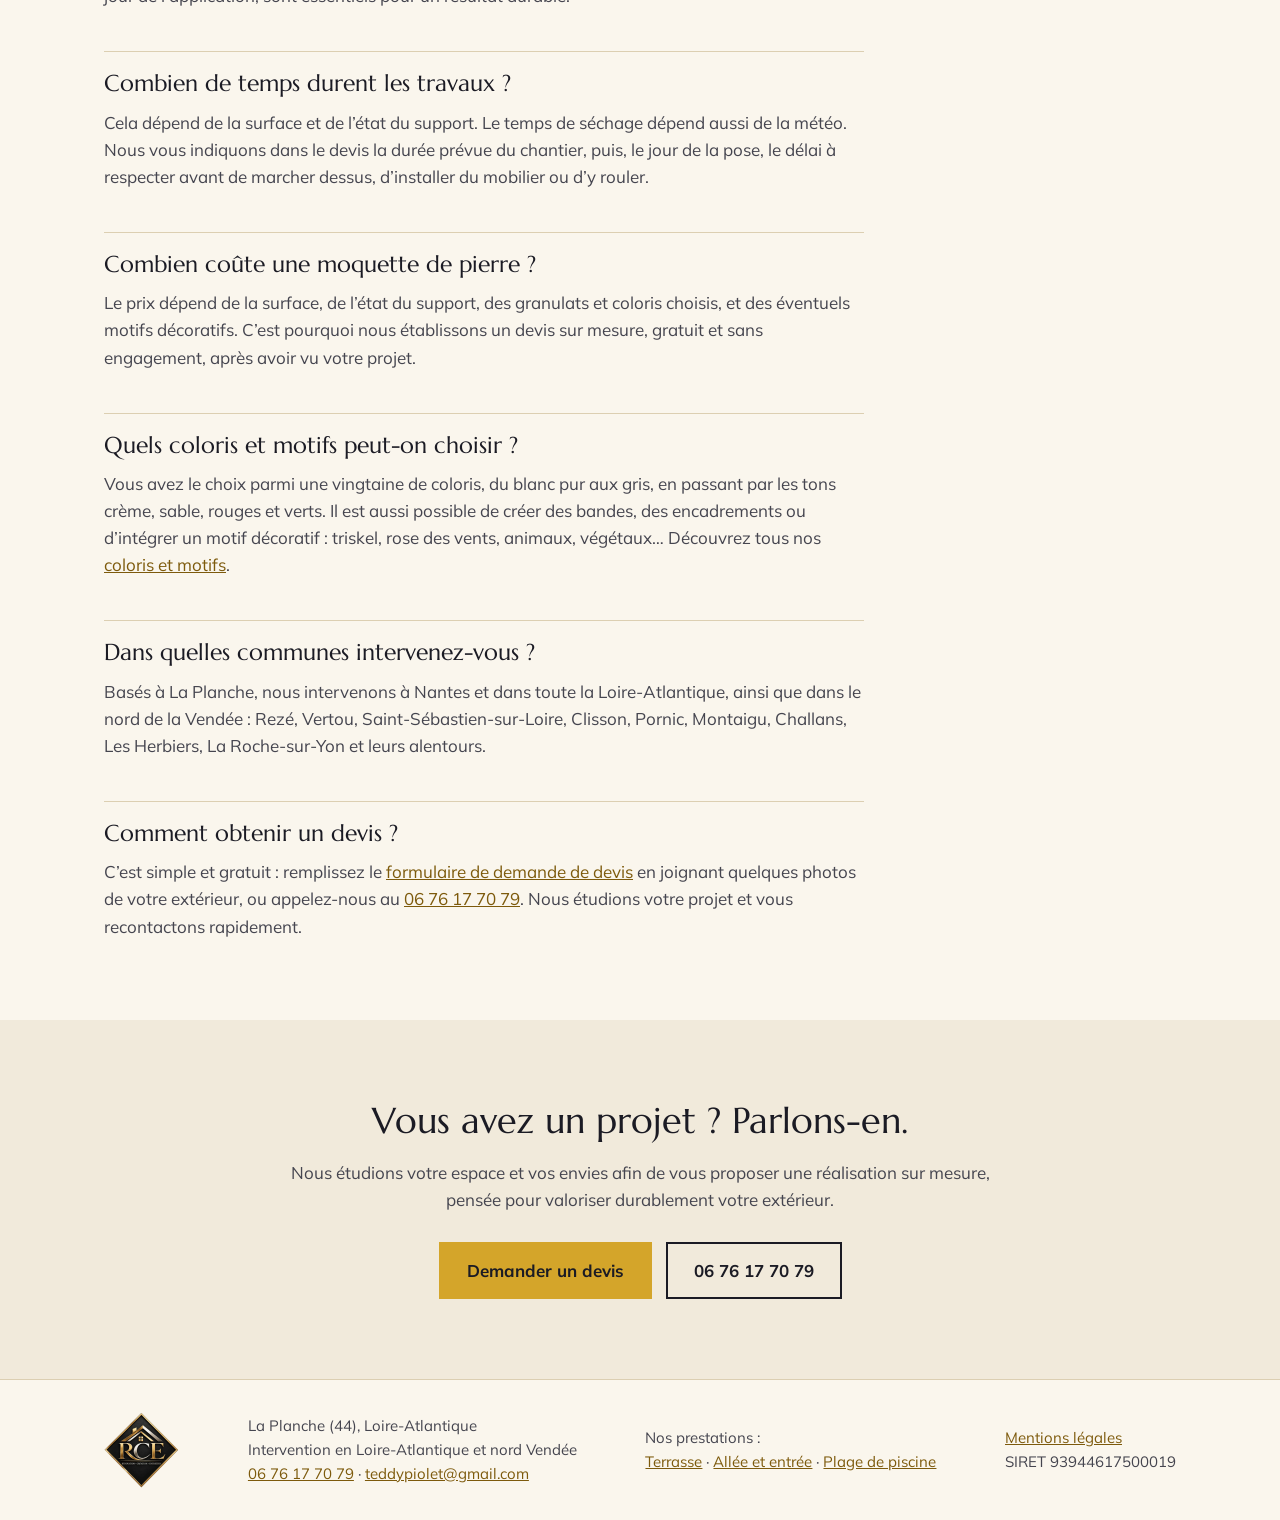
<file: faq.html>
<!DOCTYPE html>
<html lang="fr">
<head>
  <meta charset="utf-8">
  <meta name="viewport" content="width=device-width, initial-scale=1">

  <title>Moquette de pierre : questions fréquentes, prix, entretien | RCE</title>
  <meta name="description" content="Tout savoir sur la moquette de pierre : supports, entretien, drainage, durée des travaux, prix et coloris. Réponses de RCE, artisan à La Planche près de Nantes.">
  <link rel="canonical" href="https://www.rce-moquette-de-pierre.fr/faq.html">

  <link rel="icon" href="img/logo/logo-rce-losange.webp">
  <link rel="preconnect" href="https://fonts.googleapis.com">
  <link rel="preconnect" href="https://fonts.gstatic.com" crossorigin>
  <link rel="stylesheet" href="https://fonts.googleapis.com/css2?family=Marcellus&family=Mulish:wght@400;600;700&display=swap">
  <link rel="stylesheet" href="style.css">
</head>
<body>

  <a class="evitement" href="#contenu">Aller au contenu</a>

  <header class="entete">
    <div class="conteneur entete-contenu">
      <a class="logo" href="index.html">
        <img src="img/logo/logo-rce-losange.webp" alt="RCE, rénovation création entretien" width="1163" height="1172">
      </a>
      <button class="menu-bouton" aria-expanded="false" aria-controls="menu" aria-label="Ouvrir le menu">
        <span></span><span></span><span></span>
      </button>
      <nav id="menu" class="menu" aria-label="Navigation principale">
        <a href="index.html">Accueil</a>
        <a href="realisations.html">Réalisations</a>
        <a href="coloris-modeles.html">Coloris et modèles</a>
        <a href="faq.html" aria-current="page">Questions fréquentes</a>
        <a class="bouton bouton-petit" href="contact.html">Devis gratuit</a>
      </nav>
    </div>
  </header>

  <main id="contenu">

    <section class="conteneur page-intro">
      <h1>Moquette de pierre : vos questions</h1>
      <p>Vous envisagez une terrasse, une allée ou une plage de piscine en moquette de pierre ? Voici les réponses aux questions que l’on nous pose le plus souvent. Pour une question précise sur votre projet, <a href="contact.html">contactez-nous</a>.</p>
    </section>

    <div class="conteneur">
    <div class="faq">

      <h2>Qu’est-ce que la moquette de pierre ?</h2>
      <p>La moquette de pierre est un revêtement de sol composé de granulats de marbre liés par une résine. Mélangés puis appliqués à la main, ils forment une surface continue, sans joints, à la fois esthétique et confortable. Son nom vient de son aspect et de sa douceur sous les pieds.</p>

      <h2>Où peut-on poser de la moquette de pierre ?</h2>
      <p>Elle convient aussi bien à l’extérieur qu’à l’intérieur : terrasses, allées et entrées, plages et tours de piscine, escaliers, balcons, garages ou encore vérandas. Chaque réalisation est adaptée à l’usage de l’espace et au style de votre maison.</p>

      <h2>Sur quel support peut-elle être posée ?</h2>
      <p>Elle se pose sur un support stable et sain, par exemple une dalle béton ou, dans certains cas, un ancien carrelage. L’état du support est contrôlé lors de la visite : c’est la préparation du support qui garantit la tenue du revêtement dans le temps. Nous vous indiquons si des travaux préalables sont nécessaires.</p>

      <h2>La moquette de pierre est-elle drainante ?</h2>
      <p>Oui. Les granulats laissent de petits espaces entre eux : l’eau de pluie traverse le revêtement au lieu de stagner en surface. Pour que l’eau soit bien évacuée ensuite, le support doit présenter une légère pente ou une évacuation adaptée, ce que nous vérifions avant la pose.</p>

      <h2>Est-ce glissant autour d’une piscine ?</h2>
      <p>Sa surface granuleuse offre une bonne adhérence, y compris pieds nus et sur sol mouillé. C’est pour cela qu’elle est très appréciée pour les plages et les abords de piscine.</p>

      <h2>Comment entretenir une moquette de pierre ?</h2>
      <p>L’entretien est simple : un balayage et un rinçage à l’eau suffisent la plupart du temps. Comme il n’y a pas de joints, les mauvaises herbes n’ont pas de place pour pousser. Nous vous donnons nos conseils d’entretien à la fin du chantier.</p>

      <h2>Résiste-t-elle au soleil et au gel ?</h2>
      <p>En extérieur, nous utilisons une résine adaptée, conçue pour supporter les UV et les variations de température. Le choix des matériaux et le respect des conditions de pose, notamment la météo le jour de l’application, sont essentiels pour un résultat durable.</p>

      <h2>Combien de temps durent les travaux ?</h2>
      <p>Cela dépend de la surface et de l’état du support. Le temps de séchage dépend aussi de la météo. Nous vous indiquons dans le devis la durée prévue du chantier, puis, le jour de la pose, le délai à respecter avant de marcher dessus, d’installer du mobilier ou d’y rouler.</p>

      <h2>Combien coûte une moquette de pierre ?</h2>
      <p>Le prix dépend de la surface, de l’état du support, des granulats et coloris choisis, et des éventuels motifs décoratifs. C’est pourquoi nous établissons un devis sur mesure, gratuit et sans engagement, après avoir vu votre projet.</p>

      <h2>Quels coloris et motifs peut-on choisir ?</h2>
      <p>Vous avez le choix parmi une vingtaine de coloris, du blanc pur aux gris, en passant par les tons crème, sable, rouges et verts. Il est aussi possible de créer des bandes, des encadrements ou d’intégrer un motif décoratif : triskel, rose des vents, animaux, végétaux… Découvrez tous nos <a href="coloris-modeles.html">coloris et motifs</a>.</p>

      <h2>Dans quelles communes intervenez-vous ?</h2>
      <p>Basés à La Planche, nous intervenons à Nantes et dans toute la Loire-Atlantique, ainsi que dans le nord de la Vendée : Rezé, Vertou, Saint-Sébastien-sur-Loire, Clisson, Pornic, Montaigu, Challans, Les Herbiers, La Roche-sur-Yon et leurs alentours.</p>

      <h2>Comment obtenir un devis ?</h2>
      <p>C’est simple et gratuit : remplissez le <a href="contact.html">formulaire de demande de devis</a> en joignant quelques photos de votre extérieur, ou appelez-nous au <a href="tel:+33676177079">06 76 17 70 79</a>. Nous étudions votre projet et vous recontactons rapidement.</p>

    </div>
    </div>

    <!-- APPEL AU DEVIS -->
    <section class="section fond-sable">
      <div class="conteneur appel">
        <h2>Vous avez un projet ? Parlons-en.</h2>
        <p>Nous étudions votre espace et vos envies afin de vous proposer une réalisation sur mesure, pensée pour valoriser durablement votre extérieur.</p>
        <div class="actions">
          <a class="bouton" href="contact.html">Demander un devis</a>
          <a class="bouton bouton-contour" href="tel:+33676177079">06 76 17 70 79</a>
        </div>
      </div>
    </section>

  </main>

  <footer class="pied">
    <div class="conteneur pied-contenu">
      <img src="img/logo/logo-rce-losange.webp" alt="RCE" width="1163" height="1172">
      <p>La Planche (44), Loire-Atlantique<br>Intervention en Loire-Atlantique et nord Vendée<br><a href="tel:+33676177079">06 76 17 70 79</a> · <a href="mailto:teddypiolet@gmail.com">teddypiolet@gmail.com</a></p>
      <p>Nos prestations :<br><a href="terrasse-moquette-de-pierre.html">Terrasse</a> · <a href="allee-moquette-de-pierre.html">Allée et entrée</a> · <a href="plage-piscine-moquette-de-pierre.html">Plage de piscine</a></p>
      <p><a href="mentions-legales.html">Mentions légales</a><br>SIRET 93944617500019</p>
    </div>
  </footer>

  <script src="script.js" defer></script>
</body>
</html>
</file>
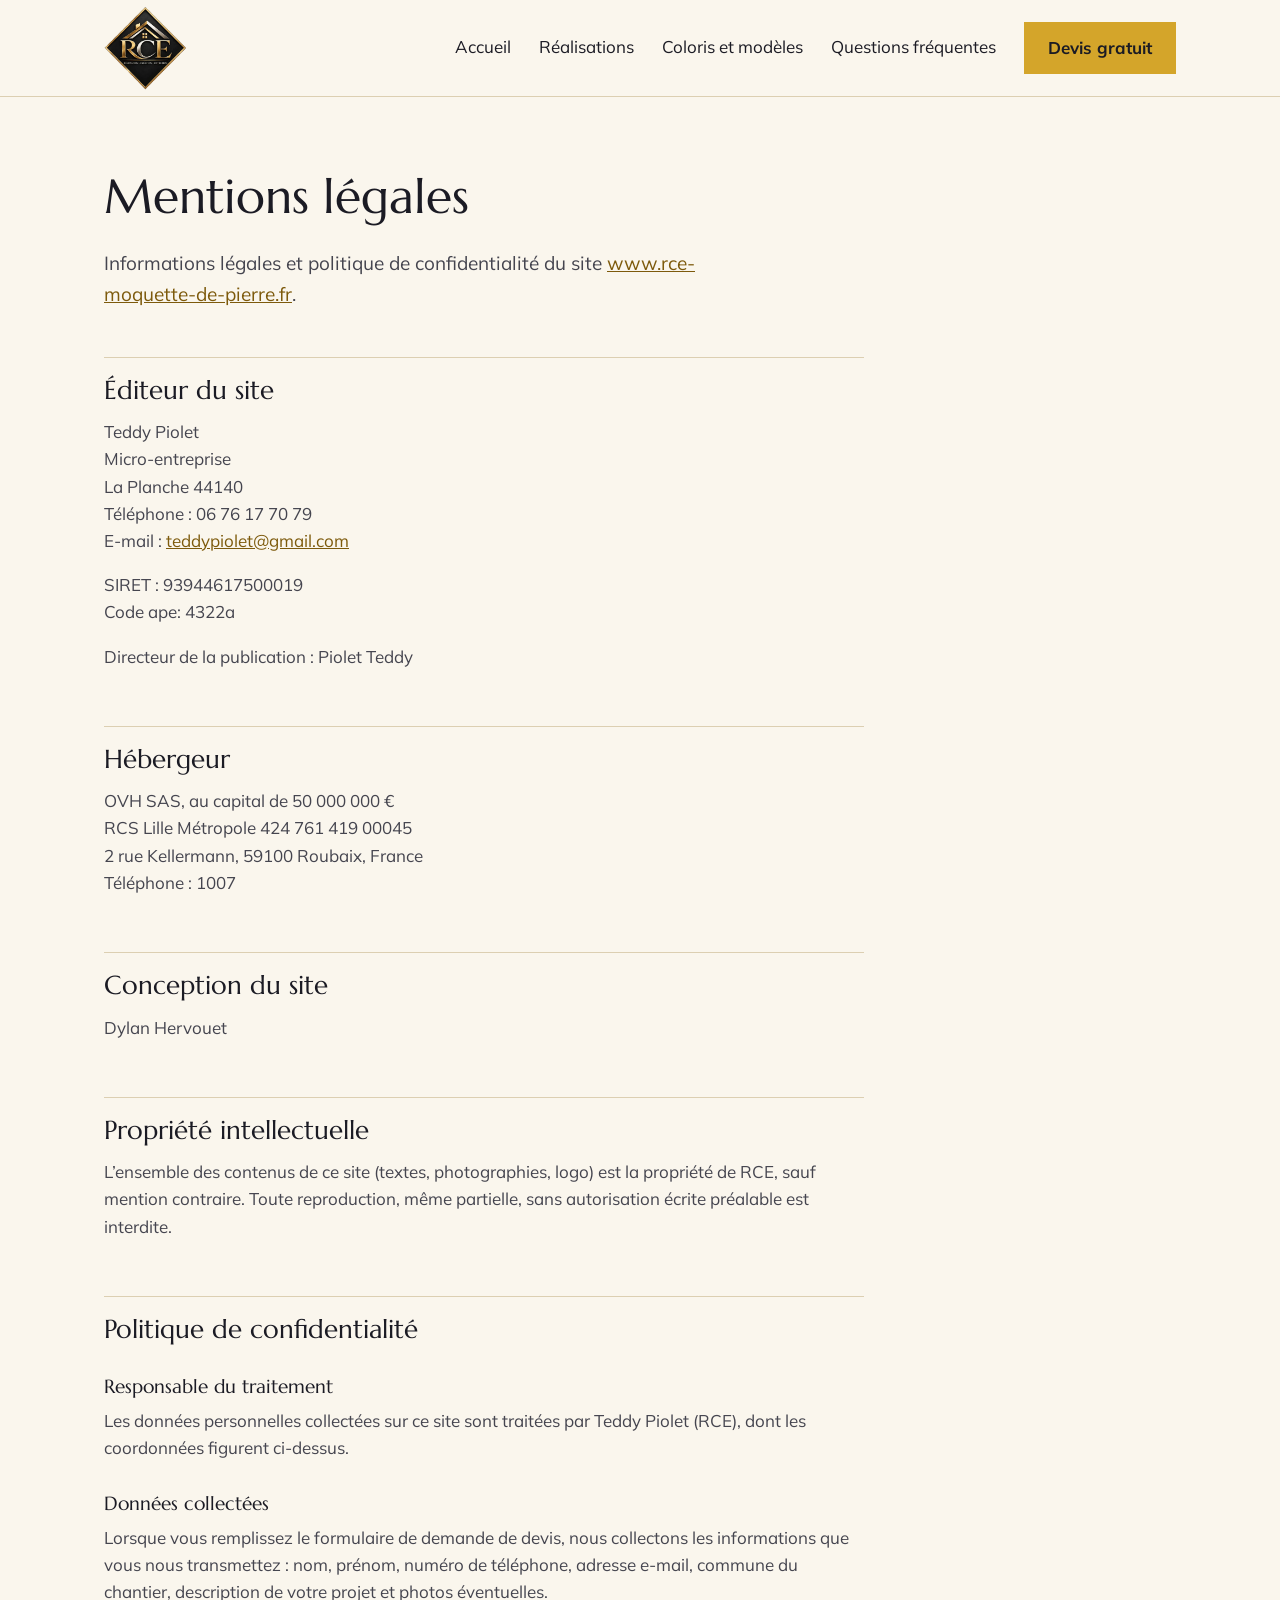
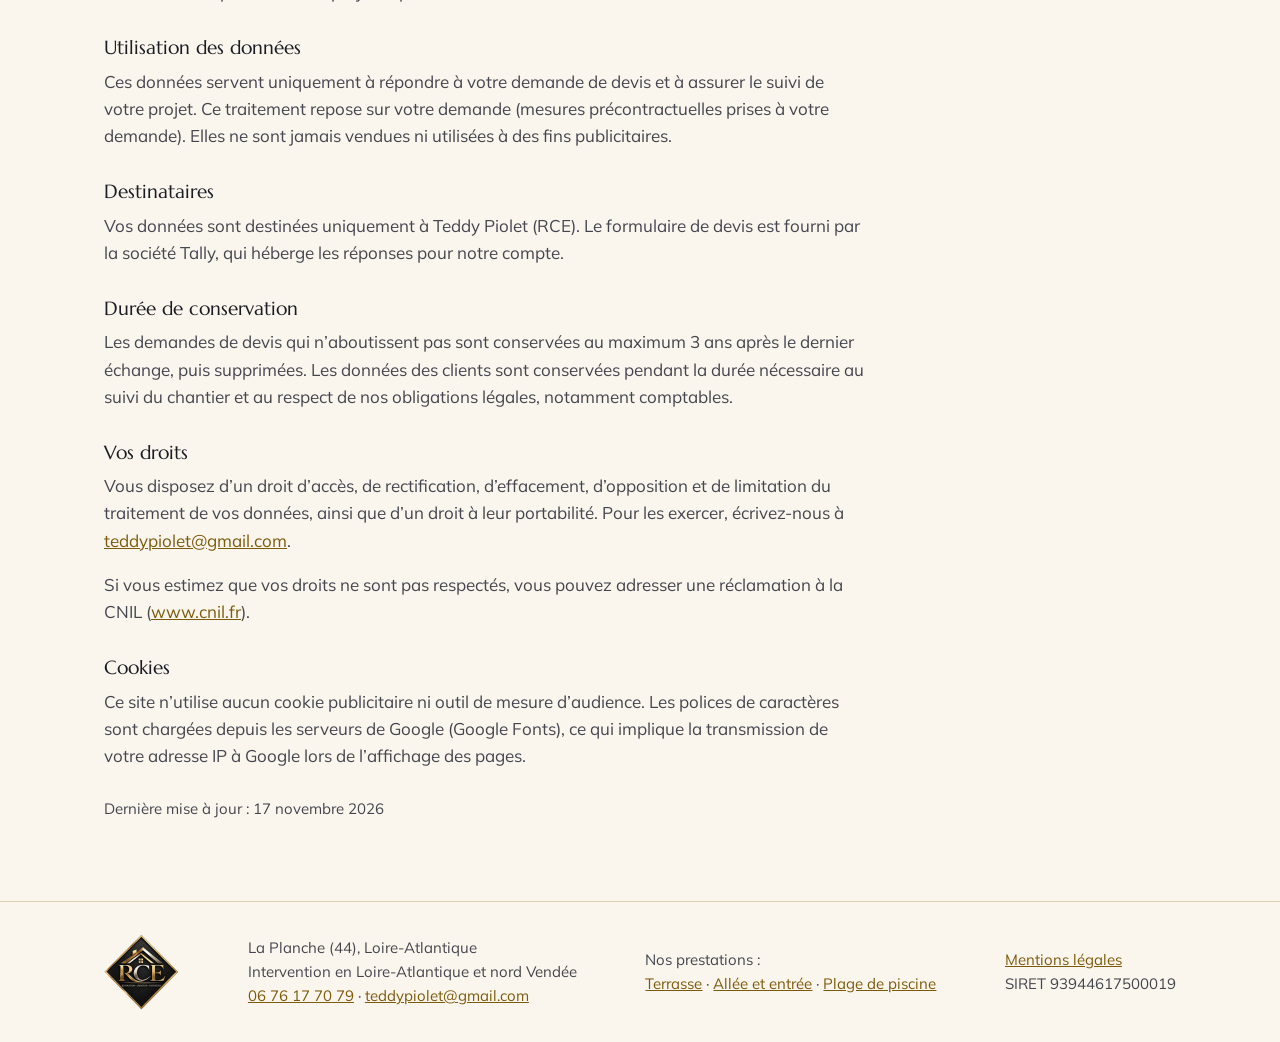
<file: mentions-legales.html>
<!DOCTYPE html>
<html lang="fr">
<head>
  <meta charset="utf-8">
  <meta name="viewport" content="width=device-width, initial-scale=1">

  <title>Mentions légales et confidentialité | RCE</title>
  <meta name="description" content="Mentions légales et politique de confidentialité du site de RCE, pose de moquette de pierre à Nantes et alentours.">
  <meta name="robots" content="noindex">
  <link rel="canonical" href="https://www.rce-moquette-de-pierre.fr/mentions-legales.html">

  <link rel="icon" href="img/logo/logo-rce-losange.webp">
  <link rel="preconnect" href="https://fonts.googleapis.com">
  <link rel="preconnect" href="https://fonts.gstatic.com" crossorigin>
  <link rel="stylesheet" href="https://fonts.googleapis.com/css2?family=Marcellus&family=Mulish:wght@400;600;700&display=swap">
  <link rel="stylesheet" href="style.css">
</head>
<body>

  <a class="evitement" href="#contenu">Aller au contenu</a>

  <header class="entete">
    <div class="conteneur entete-contenu">
      <a class="logo" href="index.html">
        <img src="img/logo/logo-rce-losange.webp" alt="RCE, rénovation création entretien" width="1536" height="1024">
      </a>
      <button class="menu-bouton" aria-expanded="false" aria-controls="menu" aria-label="Ouvrir le menu">
        <span></span><span></span><span></span>
      </button>
      <nav id="menu" class="menu" aria-label="Navigation principale">
        <a href="index.html">Accueil</a>
        <a href="realisations.html">Réalisations</a>
        <a href="coloris-modeles.html">Coloris et modèles</a>
        <a href="faq.html">Questions fréquentes</a>
        <a class="bouton bouton-petit" href="contact.html">Devis gratuit</a>
      </nav>
    </div>
  </header>

  <main id="contenu">

    <section class="conteneur page-intro">
      <h1>Mentions légales</h1>
      <p>Informations légales et politique de confidentialité du site <a href="https://www.rce-moquette-de-pierre.fr/">www.rce-moquette-de-pierre.fr</a>.</p>
    </section>

    <div class="conteneur">
    <div class="legal">

      <h2>Éditeur du site</h2>
      <p>
        Teddy Piolet<br>
        Micro-entreprise<br>
        La Planche 44140<br>
        Téléphone : 06 76 17 70 79<br>
        E-mail : <a href="mailto:teddypiolet@gmail.com">teddypiolet@gmail.com</a>
      </p>
      <p>
        SIRET : 93944617500019 <br>
        Code ape: 4322a<br>
      </p>
      <p>Directeur de la publication : Piolet Teddy</p>

      <h2>Hébergeur</h2>
      <p>
        OVH SAS, au capital de 50 000 000 €<br>
        RCS Lille Métropole 424 761 419 00045<br>
        2 rue Kellermann, 59100 Roubaix, France<br>
        Téléphone : 1007
      </p>

      <h2>Conception du site</h2>
      <p>Dylan Hervouet</p>

      <h2>Propriété intellectuelle</h2>
      <p>L’ensemble des contenus de ce site (textes, photographies, logo) est la propriété de RCE, sauf mention contraire. Toute reproduction, même partielle, sans autorisation écrite préalable est interdite.</p>

      <h2 id="confidentialite">Politique de confidentialité</h2>

      <h3>Responsable du traitement</h3>
      <p>Les données personnelles collectées sur ce site sont traitées par Teddy Piolet (RCE), dont les coordonnées figurent ci-dessus.</p>

      <h3>Données collectées</h3>
      <p>Lorsque vous remplissez le formulaire de demande de devis, nous collectons les informations que vous nous transmettez : nom, prénom, numéro de téléphone, adresse e-mail, commune du chantier, description de votre projet et photos éventuelles.</p>

      <h3>Utilisation des données</h3>
      <p>Ces données servent uniquement à répondre à votre demande de devis et à assurer le suivi de votre projet. Ce traitement repose sur votre demande (mesures précontractuelles prises à votre demande). Elles ne sont jamais vendues ni utilisées à des fins publicitaires.</p>

      <h3>Destinataires</h3>
      <p>Vos données sont destinées uniquement à Teddy Piolet (RCE). Le formulaire de devis est fourni par la société Tally, qui héberge les réponses pour notre compte.</p>

      <h3>Durée de conservation</h3>
      <p>Les demandes de devis qui n’aboutissent pas sont conservées au maximum 3 ans après le dernier échange, puis supprimées. Les données des clients sont conservées pendant la durée nécessaire au suivi du chantier et au respect de nos obligations légales, notamment comptables.</p>

      <h3>Vos droits</h3>
      <p>Vous disposez d’un droit d’accès, de rectification, d’effacement, d’opposition et de limitation du traitement de vos données, ainsi que d’un droit à leur portabilité. Pour les exercer, écrivez-nous à <a href="mailto:teddypiolet@gmail.com">teddypiolet@gmail.com</a>.</p>
      <p>Si vous estimez que vos droits ne sont pas respectés, vous pouvez adresser une réclamation à la CNIL (<a href="https://www.cnil.fr">www.cnil.fr</a>).</p>

      <h3>Cookies</h3>
      <p>Ce site n’utilise aucun cookie publicitaire ni outil de mesure d’audience. Les polices de caractères sont chargées depuis les serveurs de Google (Google Fonts), ce qui implique la transmission de votre adresse IP à Google lors de l’affichage des pages.</p>

      <p class="note">Dernière mise à jour : 17 novembre 2026</p>
    </div>
    </div>

  </main>

  <footer class="pied">
    <div class="conteneur pied-contenu">
      <img src="img/logo/logo-rce-losange.webp" alt="RCE" width="1536" height="1024">
      <p>La Planche (44), Loire-Atlantique<br>Intervention en Loire-Atlantique et nord Vendée<br><a href="tel:+33676177079">06 76 17 70 79</a> · <a href="mailto:teddypiolet@gmail.com">teddypiolet@gmail.com</a></p>
      <p>Nos prestations :<br><a href="terrasse-moquette-de-pierre.html">Terrasse</a> · <a href="allee-moquette-de-pierre.html">Allée et entrée</a> · <a href="plage-piscine-moquette-de-pierre.html">Plage de piscine</a></p>
      <p><a href="mentions-legales.html">Mentions légales</a><br>SIRET 93944617500019</p>
    </div>
  </footer>

  <script src="script.js" defer></script>
</body>
</html>
</file>
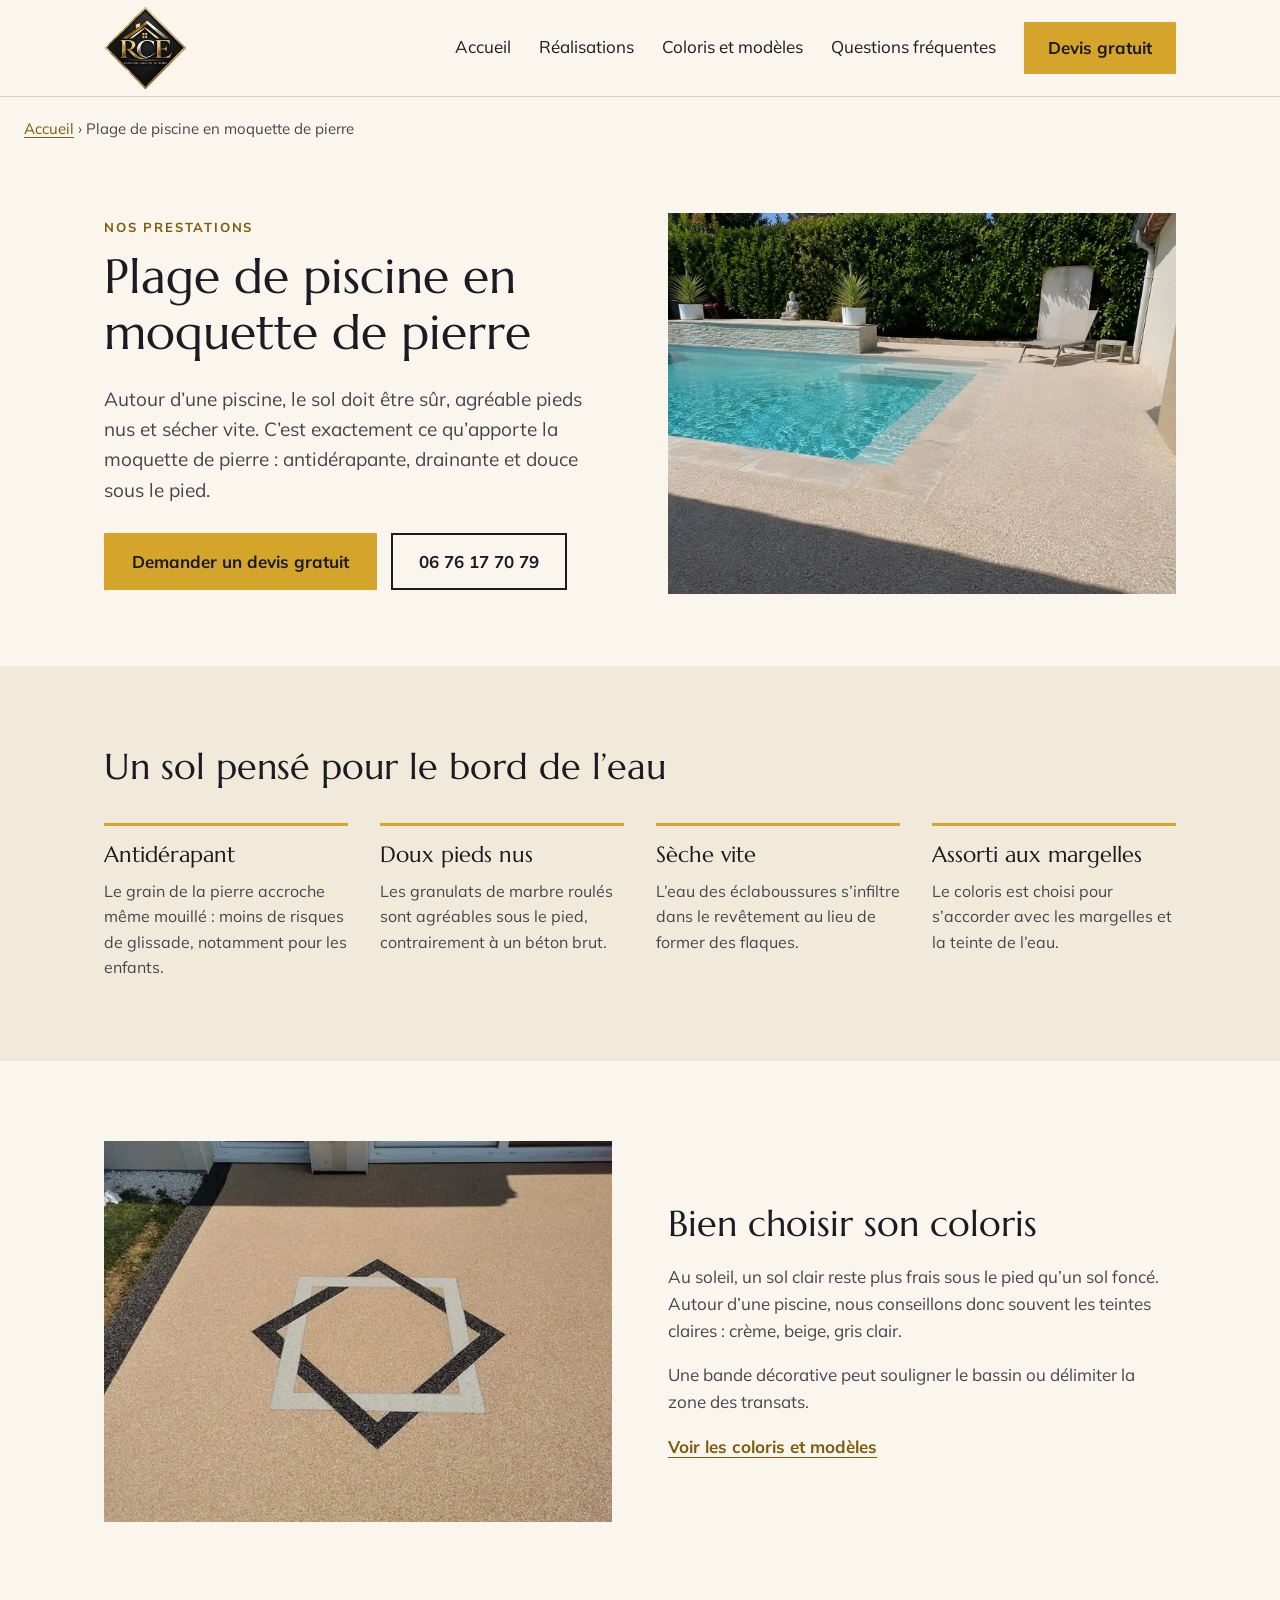
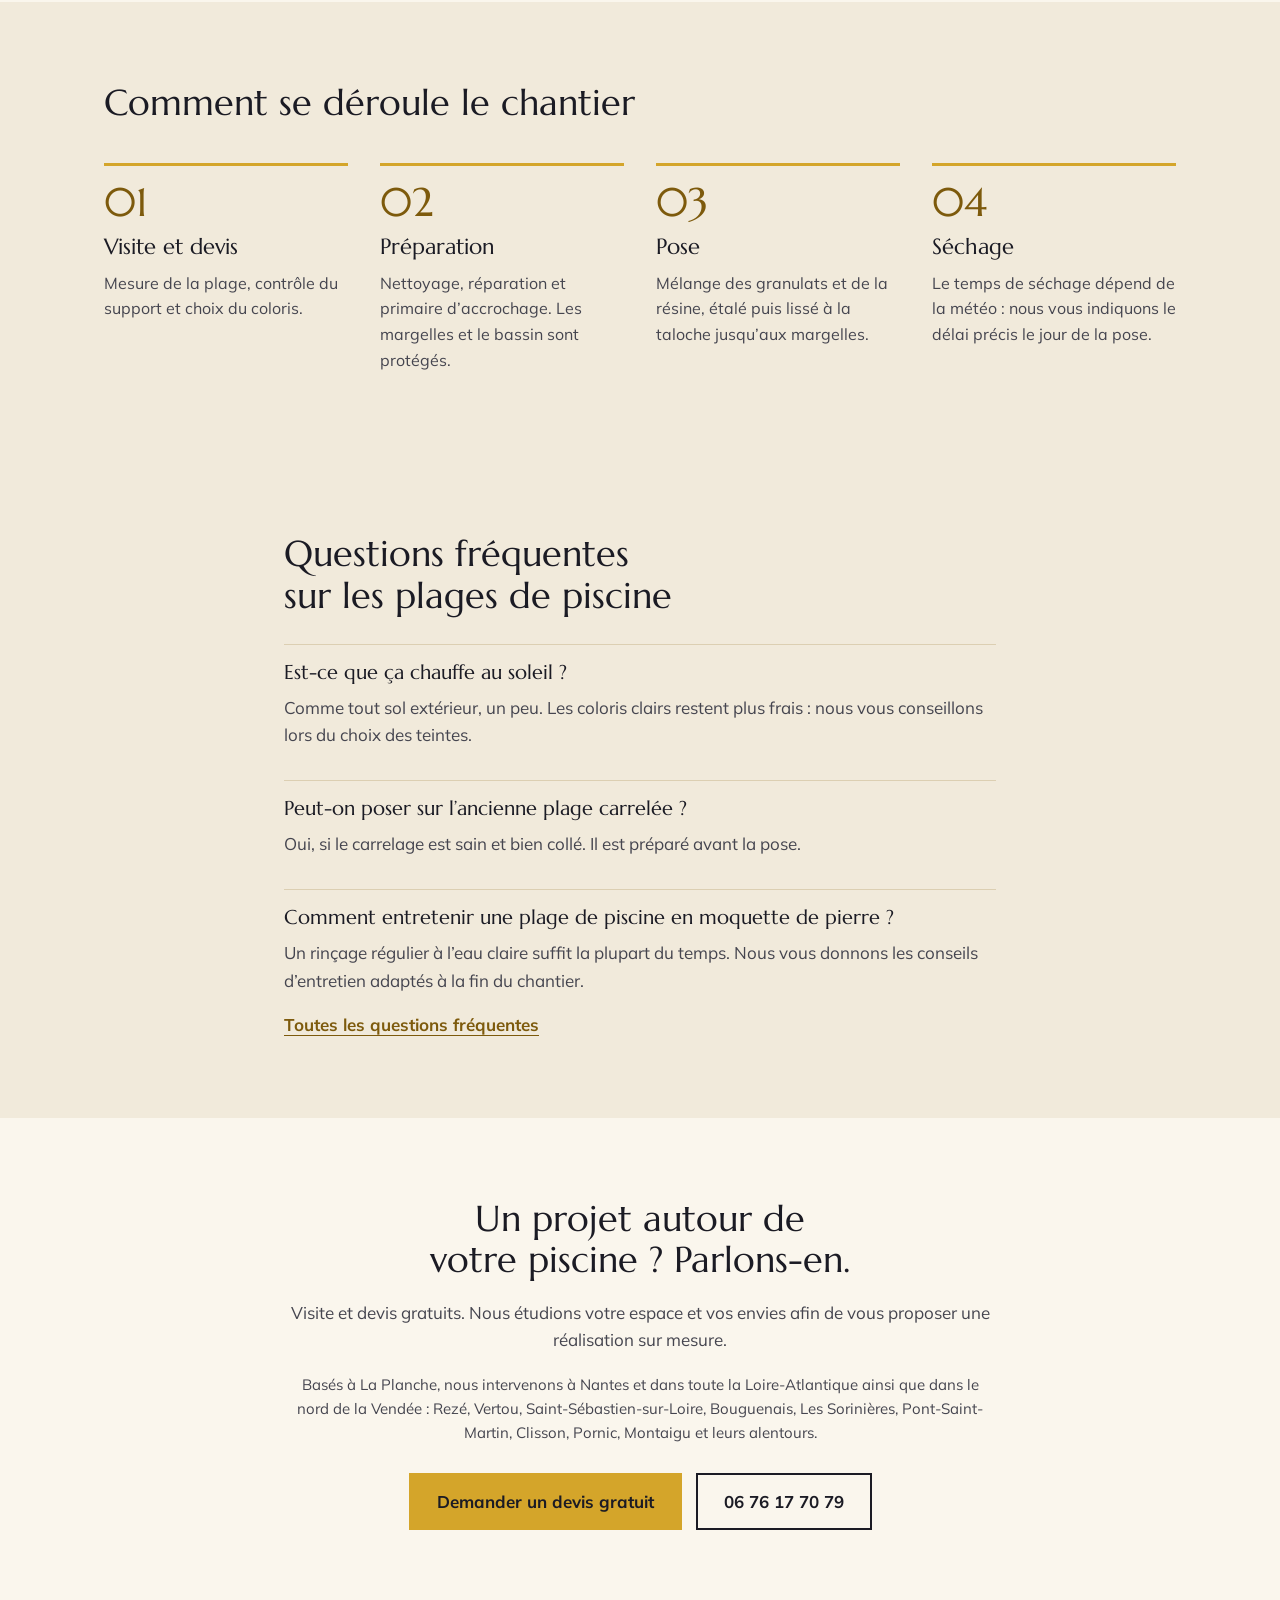
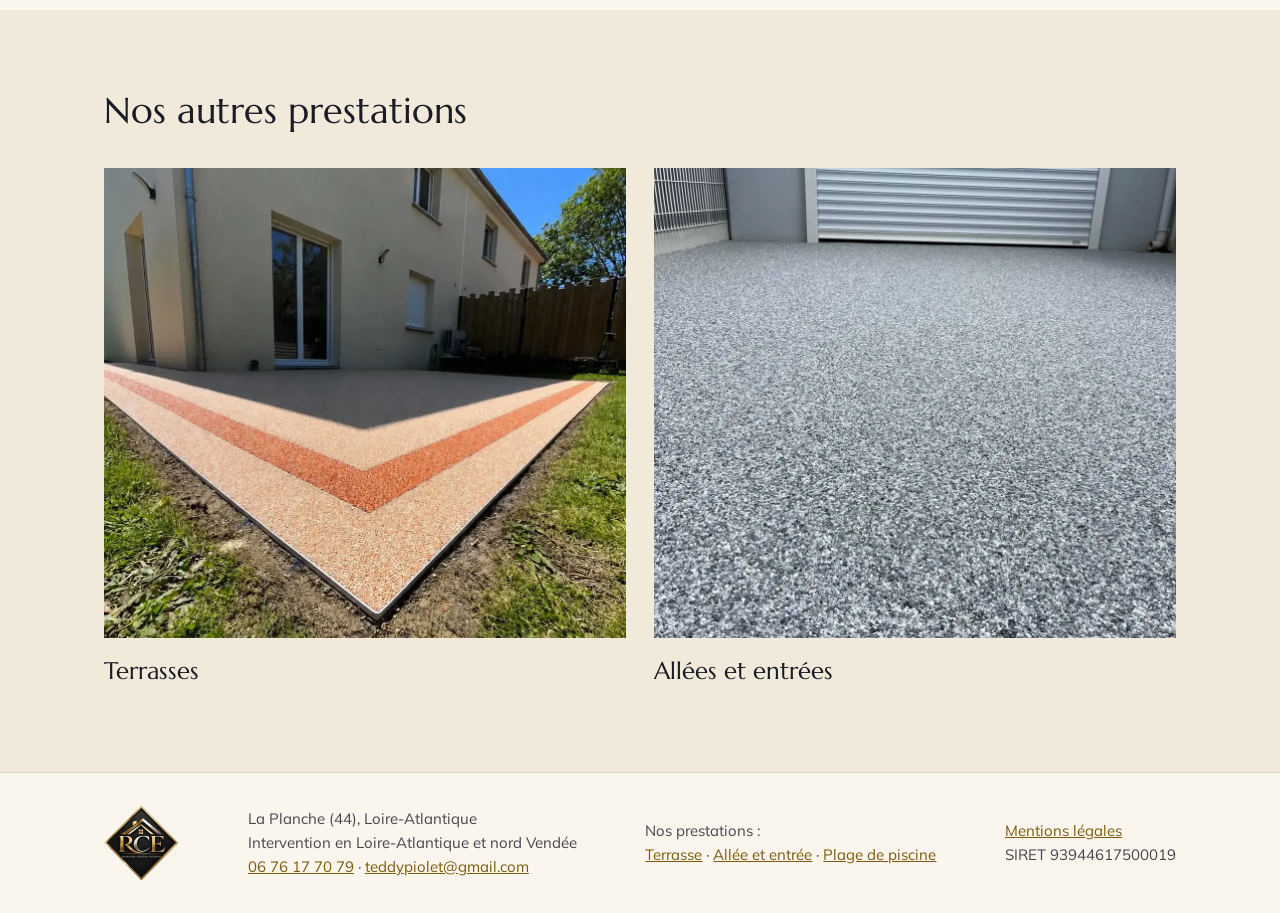
<file: plage-piscine-moquette-de-pierre.html>
<!DOCTYPE html>
<html lang="fr">
<head>
  <meta charset="utf-8">
  <meta name="viewport" content="width=device-width, initial-scale=1">

  <title>Plage de piscine en moquette de pierre | RCE Loire-Atlantique</title>
  <meta name="description" content="Plage et tour de piscine en moquette de pierre à Nantes et en Loire-Atlantique : antidérapant, doux pieds nus, drainant. Devis gratuit.">
  <link rel="canonical" href="https://www.rce-moquette-de-pierre.fr/plage-piscine-moquette-de-pierre.html">

  <meta property="og:type" content="website">
  <meta property="og:title" content="Plage de piscine en moquette de pierre | RCE Loire-Atlantique">
  <meta property="og:description" content="Plage et tour de piscine en moquette de pierre à Nantes et en Loire-Atlantique : antidérapant, doux pieds nus, drainant. Devis gratuit.">
  <meta property="og:image" content="https://www.rce-moquette-de-pierre.fr/img/photos/photo-piscine.webp">

  <link rel="icon" href="img/logo/logo-rce-losange.webp">
  <link rel="preconnect" href="https://fonts.googleapis.com">
  <link rel="preconnect" href="https://fonts.gstatic.com" crossorigin>
  <link rel="stylesheet" href="https://fonts.googleapis.com/css2?family=Marcellus&family=Mulish:wght@400;600;700&display=swap">
  <link rel="stylesheet" href="style.css">
  <!-- Données structurées : fil d’Ariane et prestation -->
  <script type="application/ld+json">
[
  {
    "@context": "https://schema.org",
    "@type": "BreadcrumbList",
    "itemListElement": [
      {
        "@type": "ListItem",
        "position": 1,
        "name": "Accueil",
        "item": "https://www.rce-moquette-de-pierre.fr/"
      },
      {
        "@type": "ListItem",
        "position": 2,
        "name": "Plage de piscine en moquette de pierre",
        "item": "https://www.rce-moquette-de-pierre.fr/plage-piscine-moquette-de-pierre.html"
      }
    ]
  },
  {
    "@context": "https://schema.org",
    "@type": "Service",
    "name": "Plage de piscine en moquette de pierre",
    "serviceType": "Pose de moquette de pierre",
    "description": "Plages et tours de piscine en moquette de pierre : sol antidérapant, drainant et doux pieds nus.",
    "url": "https://www.rce-moquette-de-pierre.fr/plage-piscine-moquette-de-pierre.html",
    "provider": {
      "@type": "HomeAndConstructionBusiness",
      "name": "RCE - Moquette de pierre",
      "url": "https://www.rce-moquette-de-pierre.fr/",
      "telephone": "+33676177079",
      "address": {
        "@type": "PostalAddress",
        "addressLocality": "La Planche",
        "postalCode": "44140",
        "addressRegion": "Loire-Atlantique",
        "addressCountry": "FR"
      }
    },
    "areaServed": [
      {
        "@type": "City",
        "name": "Nantes"
      },
      {
        "@type": "AdministrativeArea",
        "name": "Loire-Atlantique"
      },
      {
        "@type": "AdministrativeArea",
        "name": "Vendée"
      }
    ]
  }
]
  </script>
</head>
<body>

  <a class="evitement" href="#contenu">Aller au contenu</a>

  <header class="entete">
    <div class="conteneur entete-contenu">
      <a class="logo" href="index.html">
        <img src="img/logo/logo-rce-losange.webp" alt="RCE, rénovation création entretien" width="1163" height="1172">
      </a>
      <button class="menu-bouton" aria-expanded="false" aria-controls="menu" aria-label="Ouvrir le menu">
        <span></span><span></span><span></span>
      </button>
      <nav id="menu" class="menu" aria-label="Navigation principale">
        <a href="index.html">Accueil</a>
        <a href="realisations.html">Réalisations</a>
        <a href="coloris-modeles.html">Coloris et modèles</a>
        <a href="faq.html">Questions fréquentes</a>
        <a class="bouton bouton-petit" href="contact.html">Devis gratuit</a>
      </nav>
    </div>
  </header>

  <main id="contenu">

    <p class="conteneur ariane"><a href="index.html">Accueil</a> › Plage de piscine en moquette de pierre</p>

    <!-- HAUT DE PAGE -->
    <section class="conteneur hero">
      <div class="hero-texte">
        <p class="surtitre">Nos prestations</p>
        <h1>Plage de piscine en moquette de pierre</h1>
        <p class="accroche">Autour d’une piscine, le sol doit être sûr, agréable pieds nus et sécher vite. C’est exactement ce qu’apporte la moquette de pierre : antidérapante, drainante et douce sous le pied.</p>
        <div class="actions">
          <a class="bouton" href="contact.html">Demander un devis gratuit</a>
          <a class="bouton bouton-contour" href="tel:+33676177079">06 76 17 70 79</a>
        </div>
      </div>
      <img class="photo" src="img/photos/photo-piscine.webp" alt="Plage de piscine en moquette de pierre">
    </section>

    <!-- AVANTAGES -->
    <section class="section fond-sable">
      <div class="conteneur">
        <h2>Un sol pensé pour le bord de l’eau</h2>
        <ul class="atouts">
          <li>
            <h3>Antidérapant</h3>
            <p>Le grain de la pierre accroche même mouillé : moins de risques de glissade, notamment pour les enfants.</p>
          </li>
          <li>
            <h3>Doux pieds nus</h3>
            <p>Les granulats de marbre roulés sont agréables sous le pied, contrairement à un béton brut.</p>
          </li>
          <li>
            <h3>Sèche vite</h3>
            <p>L’eau des éclaboussures s’infiltre dans le revêtement au lieu de former des flaques.</p>
          </li>
          <li>
            <h3>Assorti aux margelles</h3>
            <p>Le coloris est choisi pour s’accorder avec les margelles et la teinte de l’eau.</p>
          </li>
        </ul>
      </div>
    </section>

    <!-- COLORIS -->
    <section class="section">
      <div class="conteneur deux-colonnes">
        <img class="photo" src="img/photos/motif.webp" alt="Détail des granulats d’une moquette de pierre" loading="lazy">
        <div>
          <h2>Bien choisir son coloris</h2>
          <p>Au soleil, un sol clair reste plus frais sous le pied qu’un sol foncé. Autour d’une piscine, nous conseillons donc souvent les teintes claires : crème, beige, gris clair.</p>
          <p>Une bande décorative peut souligner le bassin ou délimiter la zone des transats.</p>
          <p><a class="lien" href="coloris-modeles.html">Voir les coloris et modèles</a></p>
        </div>
      </div>
    </section>

    <!-- ÉTAPES -->
    <section class="section fond-sable">
      <div class="conteneur">
        <h2>Comment se déroule le chantier</h2>
        <ol class="etapes">
          <li>
            <span class="etape-numero">01</span>
            <h3>Visite et devis</h3>
            <p>Mesure de la plage, contrôle du support et choix du coloris.</p>
          </li>
          <li>
            <span class="etape-numero">02</span>
            <h3>Préparation</h3>
            <p>Nettoyage, réparation et primaire d’accrochage. Les margelles et le bassin sont protégés.</p>
          </li>
          <li>
            <span class="etape-numero">03</span>
            <h3>Pose</h3>
            <p>Mélange des granulats et de la résine, étalé puis lissé à la taloche jusqu’aux margelles.</p>
          </li>
          <li>
            <span class="etape-numero">04</span>
            <h3>Séchage</h3>
            <p>Le temps de séchage dépend de la météo : nous vous indiquons le délai précis le jour de la pose.</p>
          </li>
        </ol>
      </div>
    </section>

    <!-- QUESTIONS FRÉQUENTES -->
    <section class="section fond-sable">
      <div class="conteneur faq-courte">
        <h2>Questions fréquentes sur les plages de piscine</h2>
        <h3>Est-ce que ça chauffe au soleil ?</h3>
        <p>Comme tout sol extérieur, un peu. Les coloris clairs restent plus frais : nous vous conseillons lors du choix des teintes.</p>
        <h3>Peut-on poser sur l’ancienne plage carrelée ?</h3>
        <p>Oui, si le carrelage est sain et bien collé. Il est préparé avant la pose.</p>
        <h3>Comment entretenir une plage de piscine en moquette de pierre ?</h3>
        <p>Un rinçage régulier à l’eau claire suffit la plupart du temps. Nous vous donnons les conseils d’entretien adaptés à la fin du chantier.</p>
        <p><a class="lien" href="faq.html">Toutes les questions fréquentes</a></p>
      </div>
    </section>

    <!-- APPEL AU DEVIS -->
    <section class="section">
      <div class="conteneur appel">
        <h2>Un projet autour de votre piscine ? Parlons-en.</h2>
        <p>Visite et devis gratuits. Nous étudions votre espace et vos envies afin de vous proposer une réalisation sur mesure.</p>
        <p class="zone">Basés à La Planche, nous intervenons à Nantes et dans toute la Loire-Atlantique ainsi que dans le nord de la Vendée : Rezé, Vertou, Saint-Sébastien-sur-Loire, Bouguenais, Les Sorinières, Pont-Saint-Martin, Clisson, Pornic, Montaigu et leurs alentours.</p>
        <div class="actions">
          <a class="bouton" href="contact.html">Demander un devis gratuit</a>
          <a class="bouton bouton-contour" href="tel:+33676177079">06 76 17 70 79</a>
        </div>
      </div>
    </section>

    <!-- AUTRES PRESTATIONS -->
    <section class="section fond-sable">
      <div class="conteneur">
        <h2>Nos autres prestations</h2>
        <div class="cartes autres">
          <a class="carte" href="terrasse-moquette-de-pierre.html">
            <img class="carte-photo" src="img/photos/projet-3-apres.webp" alt="Terrasses en moquette de pierre" loading="lazy">
            <span class="carte-titre">Terrasses</span>
          </a>
          <a class="carte" href="allee-moquette-de-pierre.html">
            <img class="carte-photo" src="img/photos/projet-1-apres-2.webp" alt="Allées et entrées en moquette de pierre" loading="lazy">
            <span class="carte-titre">Allées et entrées</span>
          </a>
        </div>
      </div>
    </section>

  </main>

  <footer class="pied">
    <div class="conteneur pied-contenu">
      <img src="img/logo/logo-rce-losange.webp" alt="RCE" width="1163" height="1172">
      <p>La Planche (44), Loire-Atlantique<br>Intervention en Loire-Atlantique et nord Vendée<br><a href="tel:+33676177079">06 76 17 70 79</a> · <a href="mailto:teddypiolet@gmail.com">teddypiolet@gmail.com</a></p>
      <p>Nos prestations :<br><a href="terrasse-moquette-de-pierre.html">Terrasse</a> · <a href="allee-moquette-de-pierre.html">Allée et entrée</a> · <a href="plage-piscine-moquette-de-pierre.html">Plage de piscine</a></p>
      <p><a href="mentions-legales.html">Mentions légales</a><br>SIRET 93944617500019</p>
    </div>
  </footer>

  <script src="script.js" defer></script>
</body>
</html>
</file>
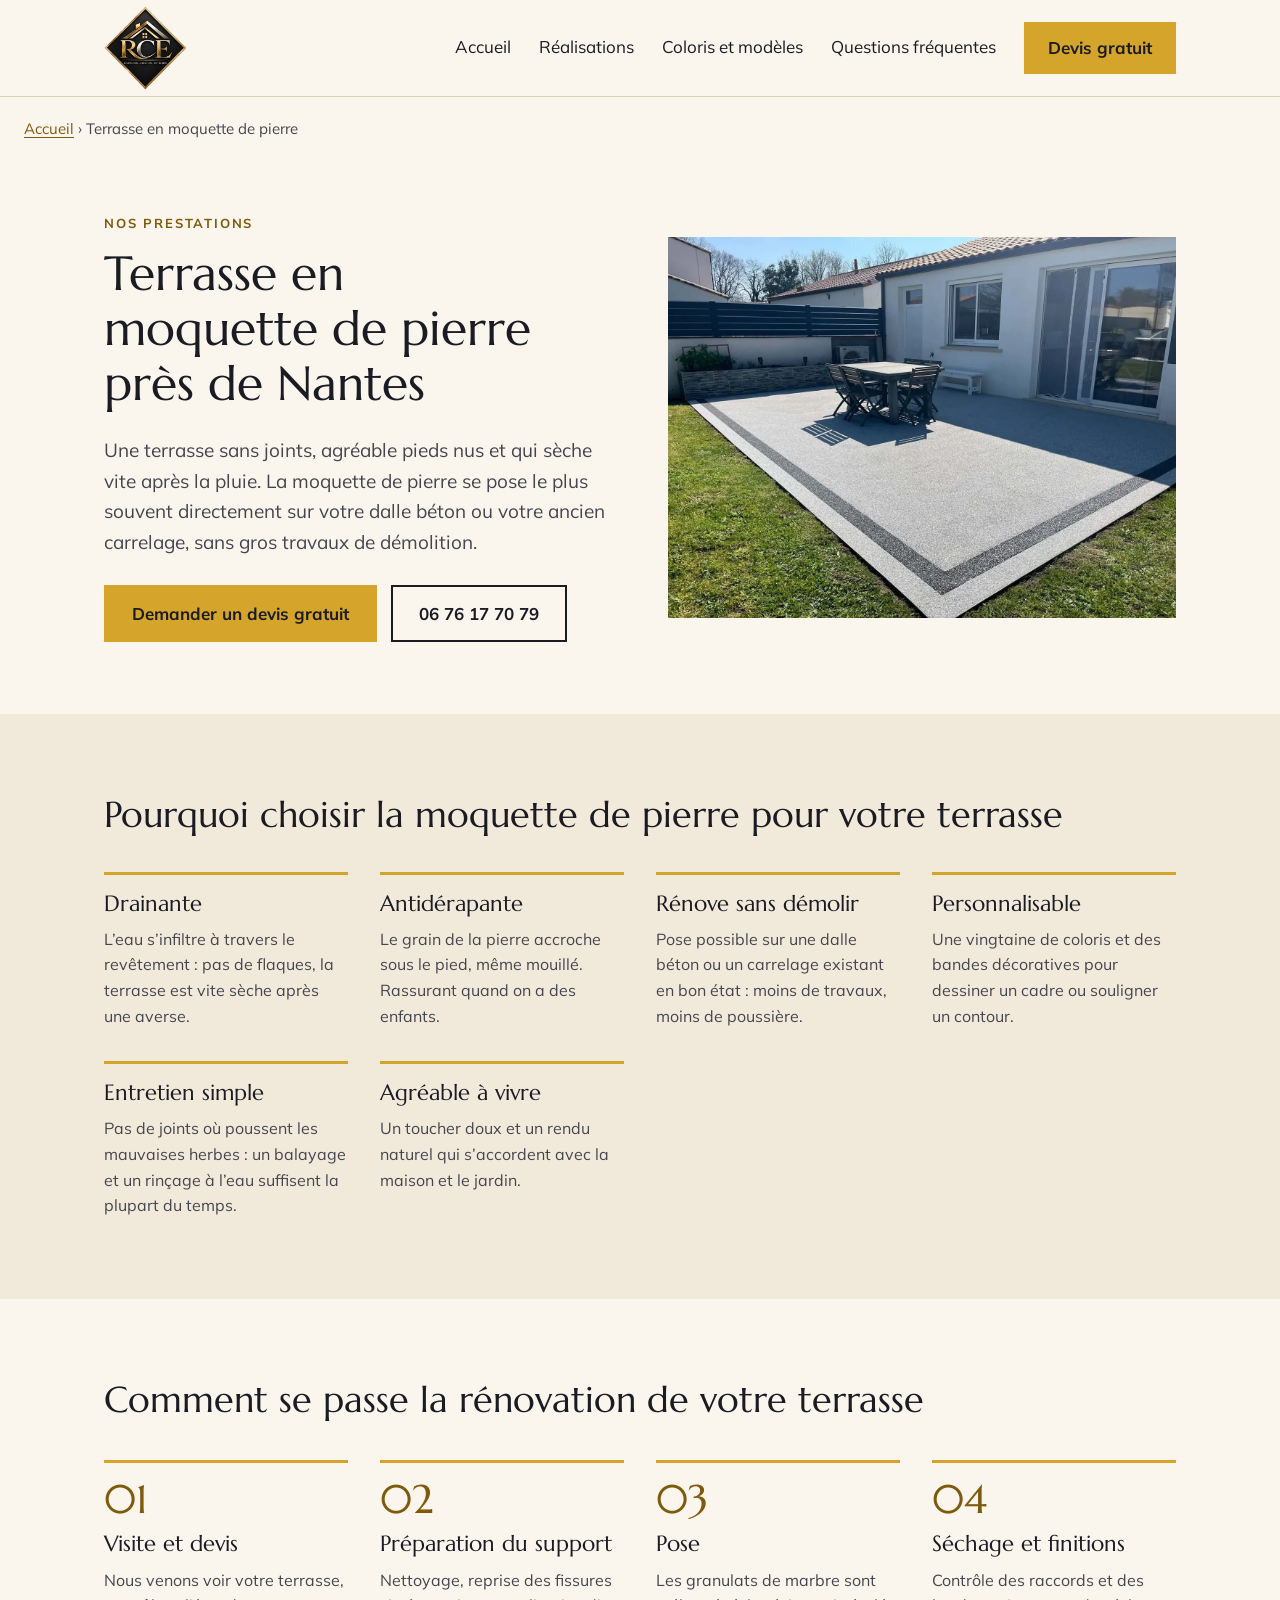
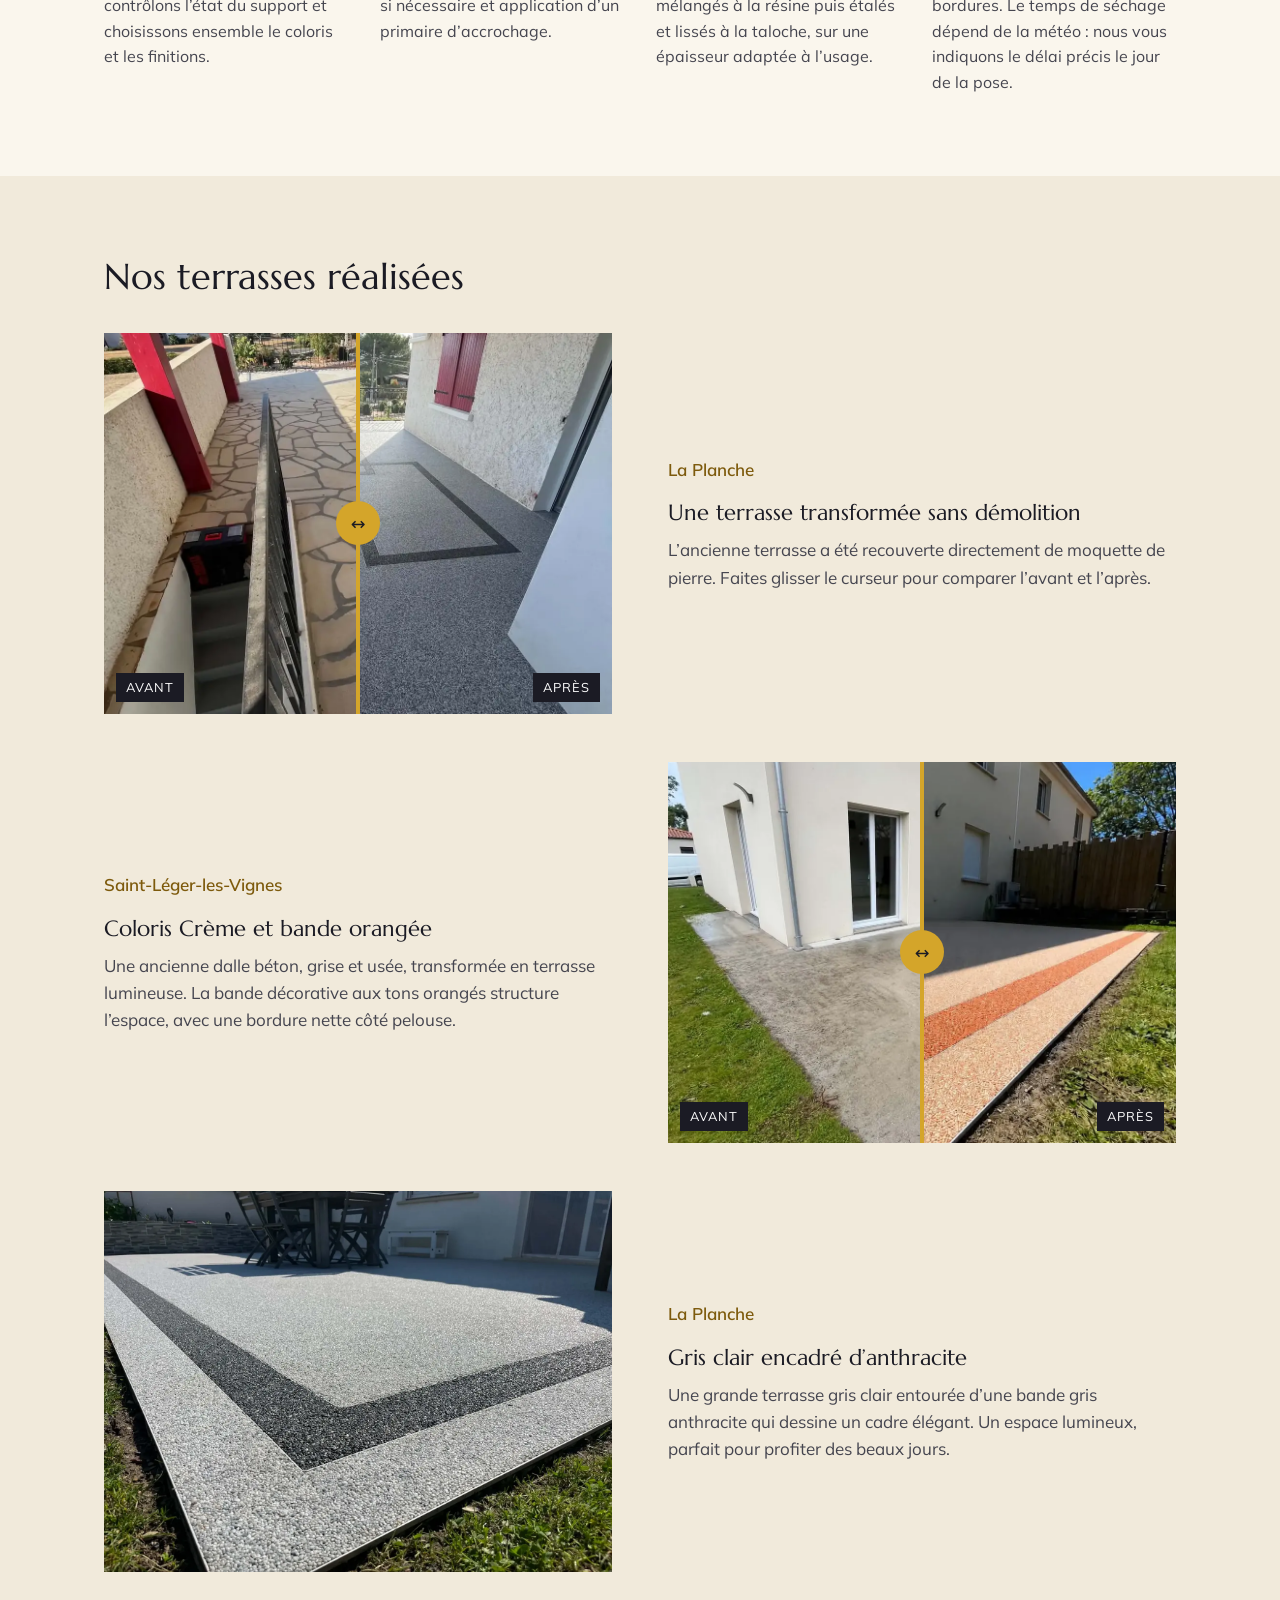
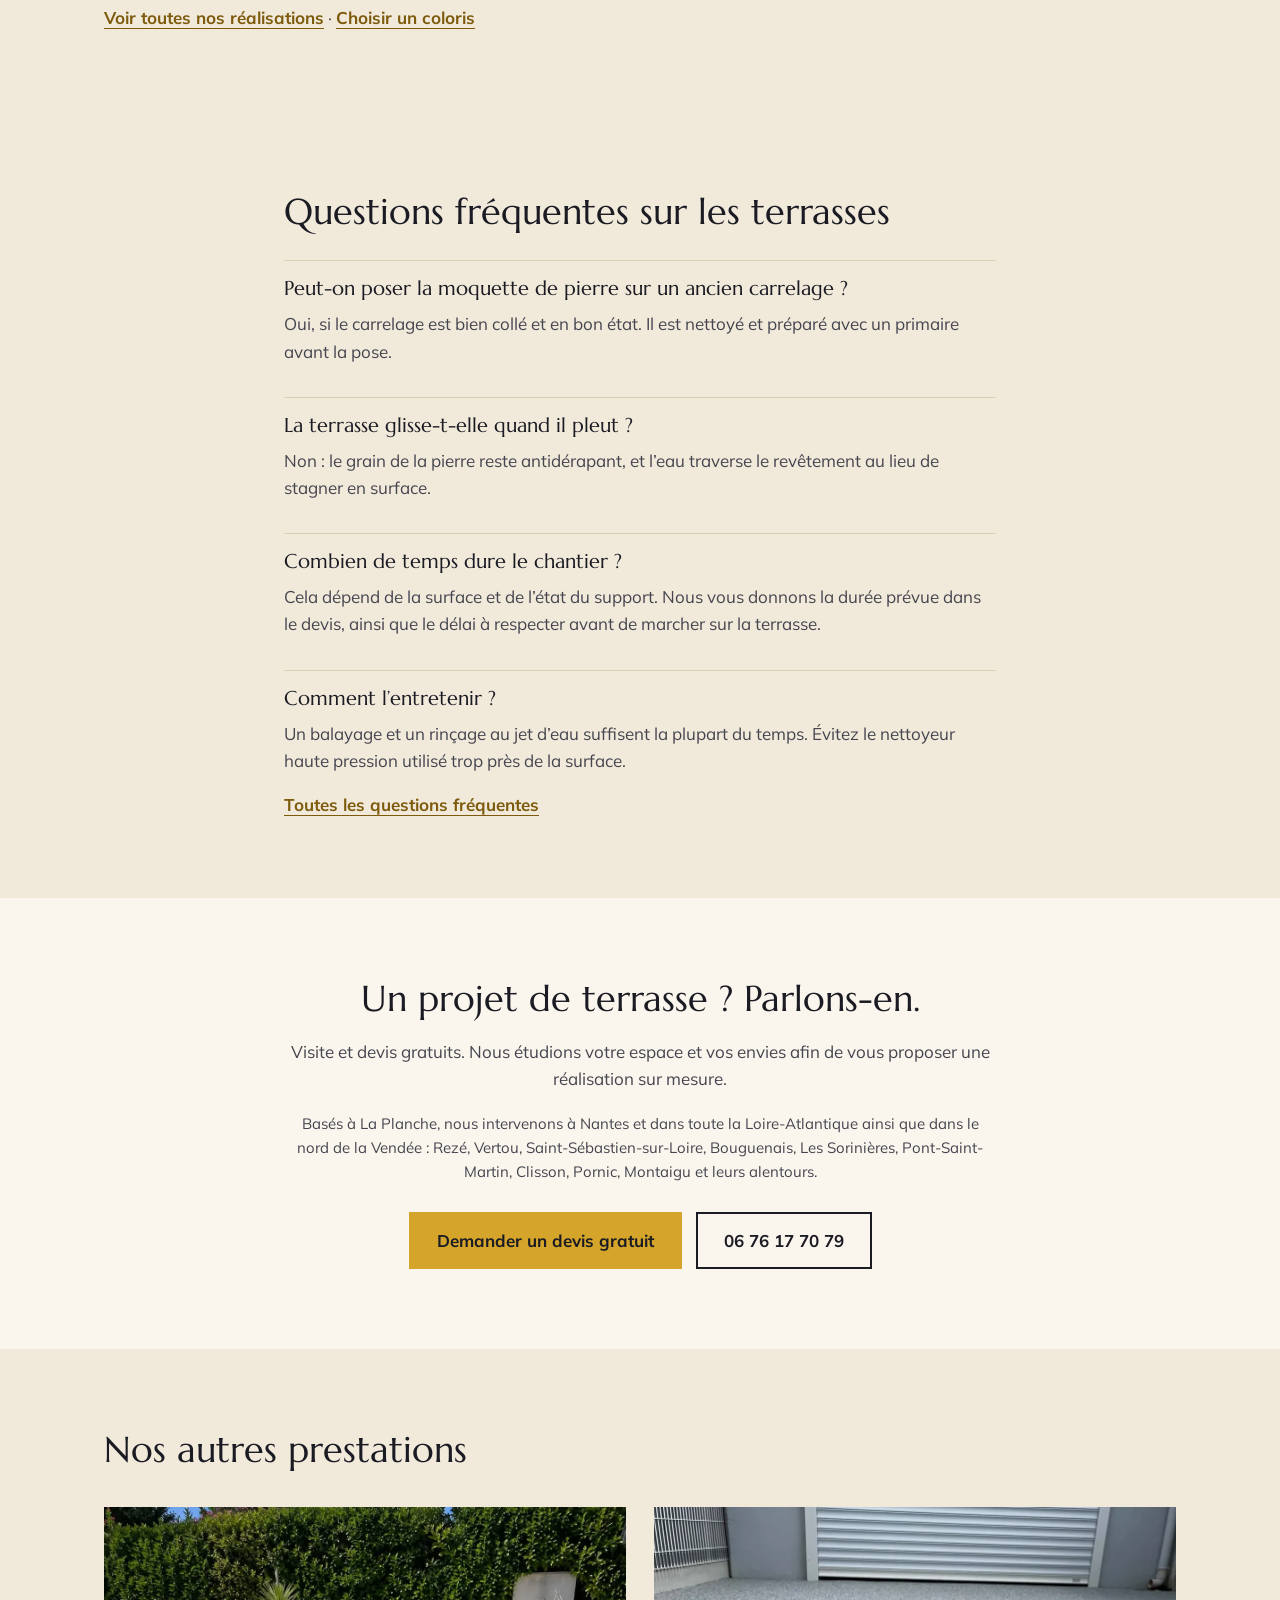
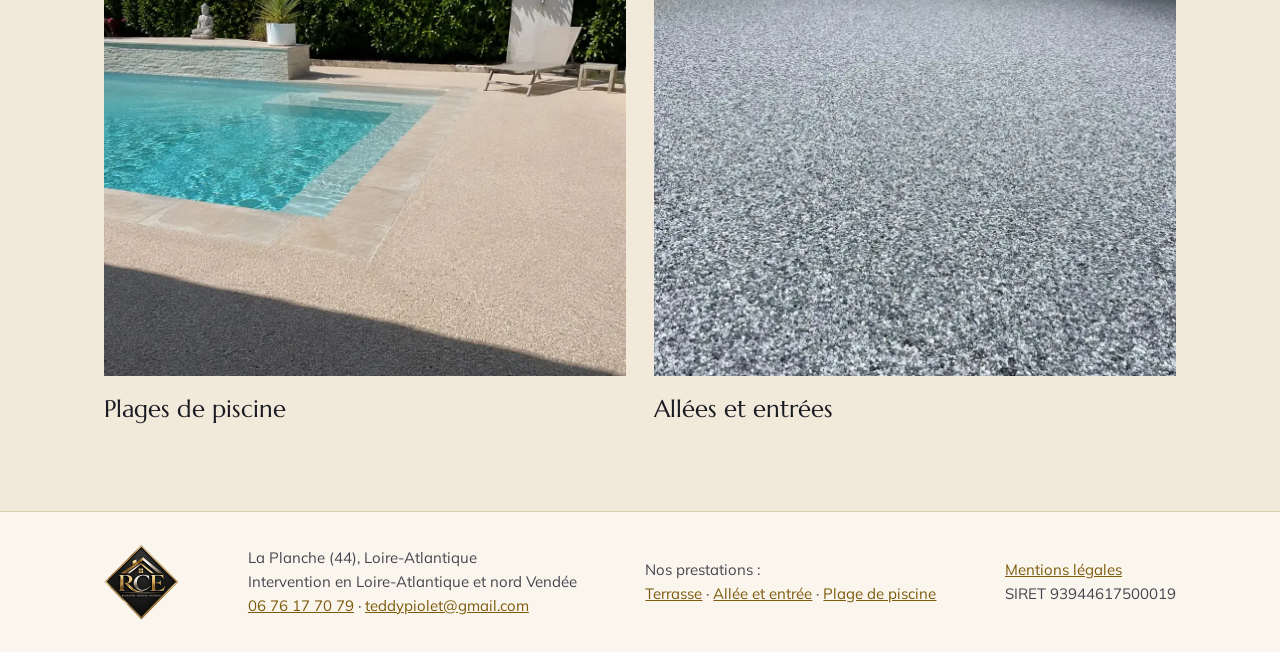
<file: terrasse-moquette-de-pierre.html>
<!DOCTYPE html>
<html lang="fr">
<head>
  <meta charset="utf-8">
  <meta name="viewport" content="width=device-width, initial-scale=1">

  <title>Terrasse en moquette de pierre près de Nantes | RCE La Planche</title>
  <meta name="description" content="Rénovation de terrasse en moquette de pierre à Nantes et en Loire-Atlantique : pose sur béton ou carrelage, sol drainant et antidérapant. Devis gratuit.">
  <link rel="canonical" href="https://www.rce-moquette-de-pierre.fr/terrasse-moquette-de-pierre.html">

  <meta property="og:type" content="website">
  <meta property="og:title" content="Terrasse en moquette de pierre près de Nantes | RCE La Planche">
  <meta property="og:description" content="Rénovation de terrasse en moquette de pierre à Nantes et en Loire-Atlantique : pose sur béton ou carrelage, sol drainant et antidérapant. Devis gratuit.">
  <meta property="og:image" content="https://www.rce-moquette-de-pierre.fr/img/photos/projet-4-apres-2.webp">

  <link rel="icon" href="img/logo/logo-rce-losange.webp">
  <link rel="preconnect" href="https://fonts.googleapis.com">
  <link rel="preconnect" href="https://fonts.gstatic.com" crossorigin>
  <link rel="stylesheet" href="https://fonts.googleapis.com/css2?family=Marcellus&family=Mulish:wght@400;600;700&display=swap">
  <link rel="stylesheet" href="style.css">
  <!-- Données structurées : fil d’Ariane et prestation -->
  <script type="application/ld+json">
[
  {
    "@context": "https://schema.org",
    "@type": "BreadcrumbList",
    "itemListElement": [
      {
        "@type": "ListItem",
        "position": 1,
        "name": "Accueil",
        "item": "https://www.rce-moquette-de-pierre.fr/"
      },
      {
        "@type": "ListItem",
        "position": 2,
        "name": "Terrasse en moquette de pierre",
        "item": "https://www.rce-moquette-de-pierre.fr/terrasse-moquette-de-pierre.html"
      }
    ]
  },
  {
    "@context": "https://schema.org",
    "@type": "Service",
    "name": "Terrasse en moquette de pierre",
    "serviceType": "Pose de moquette de pierre",
    "description": "Rénovation et création de terrasses en moquette de pierre (granulats de marbre et résine), pose sur dalle béton ou carrelage existant.",
    "url": "https://www.rce-moquette-de-pierre.fr/terrasse-moquette-de-pierre.html",
    "provider": {
      "@type": "HomeAndConstructionBusiness",
      "name": "RCE - Moquette de pierre",
      "url": "https://www.rce-moquette-de-pierre.fr/",
      "telephone": "+33676177079",
      "address": {
        "@type": "PostalAddress",
        "addressLocality": "La Planche",
        "postalCode": "44140",
        "addressRegion": "Loire-Atlantique",
        "addressCountry": "FR"
      }
    },
    "areaServed": [
      {
        "@type": "City",
        "name": "Nantes"
      },
      {
        "@type": "AdministrativeArea",
        "name": "Loire-Atlantique"
      },
      {
        "@type": "AdministrativeArea",
        "name": "Vendée"
      }
    ]
  }
]
  </script>
</head>
<body>

  <a class="evitement" href="#contenu">Aller au contenu</a>

  <header class="entete">
    <div class="conteneur entete-contenu">
      <a class="logo" href="index.html">
        <img src="img/logo/logo-rce-losange.webp" alt="RCE, rénovation création entretien" width="1163" height="1172">
      </a>
      <button class="menu-bouton" aria-expanded="false" aria-controls="menu" aria-label="Ouvrir le menu">
        <span></span><span></span><span></span>
      </button>
      <nav id="menu" class="menu" aria-label="Navigation principale">
        <a href="index.html">Accueil</a>
        <a href="realisations.html">Réalisations</a>
        <a href="coloris-modeles.html">Coloris et modèles</a>
        <a href="faq.html">Questions fréquentes</a>
        <a class="bouton bouton-petit" href="contact.html">Devis gratuit</a>
      </nav>
    </div>
  </header>

  <main id="contenu">

    <p class="conteneur ariane"><a href="index.html">Accueil</a> › Terrasse en moquette de pierre</p>

    <!-- HAUT DE PAGE -->
    <section class="conteneur hero">
      <div class="hero-texte">
        <p class="surtitre">Nos prestations</p>
        <h1>Terrasse en moquette de pierre près de Nantes</h1>
        <p class="accroche">Une terrasse sans joints, agréable pieds nus et qui sèche vite après la pluie. La moquette de pierre se pose le plus souvent directement sur votre dalle béton ou votre ancien carrelage, sans gros travaux de démolition.</p>
        <div class="actions">
          <a class="bouton" href="contact.html">Demander un devis gratuit</a>
          <a class="bouton bouton-contour" href="tel:+33676177079">06 76 17 70 79</a>
        </div>
      </div>
      <img class="photo" src="img/photos/projet-4-apres-2.webp" alt="Terrasse en moquette de pierre gris clair à La Planche">
    </section>

    <!-- AVANTAGES -->
    <section class="section fond-sable">
      <div class="conteneur">
        <h2>Pourquoi choisir la moquette de pierre pour votre terrasse</h2>
        <ul class="atouts">
          <li>
            <h3>Drainante</h3>
            <p>L’eau s’infiltre à travers le revêtement : pas de flaques, la terrasse est vite sèche après une averse.</p>
          </li>
          <li>
            <h3>Antidérapante</h3>
            <p>Le grain de la pierre accroche sous le pied, même mouillé. Rassurant quand on a des enfants.</p>
          </li>
          <li>
            <h3>Rénove sans démolir</h3>
            <p>Pose possible sur une dalle béton ou un carrelage existant en bon état : moins de travaux, moins de poussière.</p>
          </li>
          <li>
            <h3>Personnalisable</h3>
            <p>Une vingtaine de coloris et des bandes décoratives pour dessiner un cadre ou souligner un contour.</p>
          </li>
          <li>
            <h3>Entretien simple</h3>
            <p>Pas de joints où poussent les mauvaises herbes : un balayage et un rinçage à l’eau suffisent la plupart du temps.</p>
          </li>
          <li>
            <h3>Agréable à vivre</h3>
            <p>Un toucher doux et un rendu naturel qui s’accordent avec la maison et le jardin.</p>
          </li>
        </ul>
      </div>
    </section>

    <!-- ÉTAPES -->
    <section class="section">
      <div class="conteneur">
        <h2>Comment se passe la rénovation de votre terrasse</h2>
        <ol class="etapes">
          <li>
            <span class="etape-numero">01</span>
            <h3>Visite et devis</h3>
            <p>Nous venons voir votre terrasse, contrôlons l’état du support et choisissons ensemble le coloris et les finitions.</p>
          </li>
          <li>
            <span class="etape-numero">02</span>
            <h3>Préparation du support</h3>
            <p>Nettoyage, reprise des fissures si nécessaire et application d’un primaire d’accrochage.</p>
          </li>
          <li>
            <span class="etape-numero">03</span>
            <h3>Pose</h3>
            <p>Les granulats de marbre sont mélangés à la résine puis étalés et lissés à la taloche, sur une épaisseur adaptée à l’usage.</p>
          </li>
          <li>
            <span class="etape-numero">04</span>
            <h3>Séchage et finitions</h3>
            <p>Contrôle des raccords et des bordures. Le temps de séchage dépend de la météo : nous vous indiquons le délai précis le jour de la pose.</p>
          </li>
        </ol>
      </div>
    </section>

    <!-- RÉALISATIONS -->
    <section class="section fond-sable">
      <div class="conteneur">
        <h2>Nos terrasses réalisées</h2>
        <div class="chantiers">
          <div class="deux-colonnes chantier">
            <div class="comparateur" style="--pos:50%">
              <img class="comparateur-image apres" src="img/photos/projet-2-apres-2.webp" alt="Terrasse à La Planche après la pose de la moquette de pierre">
              <img class="comparateur-image avant" src="img/photos/projet-2-avant-2.webp" alt="Terrasse à La Planche avant les travaux">
              <span class="comparateur-etiquette etiquette-avant">Avant</span>
              <span class="comparateur-etiquette etiquette-apres">Après</span>
              <div class="comparateur-barre" aria-hidden="true"></div>
              <input type="range" min="0" max="100" value="50" aria-label="Comparer avant et après">
            </div>
            <div>
              <p class="projet-infos">La Planche</p>
              <h3>Une terrasse transformée sans démolition</h3>
              <p>L’ancienne terrasse a été recouverte directement de moquette de pierre. Faites glisser le curseur pour comparer l’avant et l’après.</p>
            </div>
          </div>
          <div class="deux-colonnes chantier projet-inverse">
            <div class="comparateur" style="--pos:50%">
              <img class="comparateur-image apres" src="img/photos/projet-3-apres.webp" alt="Terrasse à Saint-Léger-les-Vignes après la pose de la moquette de pierre">
              <img class="comparateur-image avant" src="img/photos/projet-3-avant.webp" alt="Terrasse à Saint-Léger-les-Vignes avant les travaux">
              <span class="comparateur-etiquette etiquette-avant">Avant</span>
              <span class="comparateur-etiquette etiquette-apres">Après</span>
              <div class="comparateur-barre" aria-hidden="true"></div>
              <input type="range" min="0" max="100" value="50" aria-label="Comparer avant et après">
            </div>
            <div>
              <p class="projet-infos">Saint-Léger-les-Vignes</p>
              <h3>Coloris Crème et bande orangée</h3>
              <p>Une ancienne dalle béton, grise et usée, transformée en terrasse lumineuse. La bande décorative aux tons orangés structure l’espace, avec une bordure nette côté pelouse.</p>
            </div>
          </div>
          <div class="deux-colonnes chantier">
            <img class="photo" src="img/photos/projet-4-apres.webp" alt="Terrasse gris clair et bande anthracite à La Planche" loading="lazy">
            <div>
              <p class="projet-infos">La Planche</p>
              <h3>Gris clair encadré d’anthracite</h3>
              <p>Une grande terrasse gris clair entourée d’une bande gris anthracite qui dessine un cadre élégant. Un espace lumineux, parfait pour profiter des beaux jours.</p>
            </div>
          </div>
        </div>
        <p class="plus-loin"><a class="lien" href="realisations.html">Voir toutes nos réalisations</a> · <a class="lien" href="coloris-modeles.html">Choisir un coloris</a></p>
      </div>
    </section>

    <!-- QUESTIONS FRÉQUENTES -->
    <section class="section fond-sable">
      <div class="conteneur faq-courte">
        <h2>Questions fréquentes sur les terrasses</h2>
        <h3>Peut-on poser la moquette de pierre sur un ancien carrelage ?</h3>
        <p>Oui, si le carrelage est bien collé et en bon état. Il est nettoyé et préparé avec un primaire avant la pose.</p>
        <h3>La terrasse glisse-t-elle quand il pleut ?</h3>
        <p>Non : le grain de la pierre reste antidérapant, et l’eau traverse le revêtement au lieu de stagner en surface.</p>
        <h3>Combien de temps dure le chantier ?</h3>
        <p>Cela dépend de la surface et de l’état du support. Nous vous donnons la durée prévue dans le devis, ainsi que le délai à respecter avant de marcher sur la terrasse.</p>
        <h3>Comment l’entretenir ?</h3>
        <p>Un balayage et un rinçage au jet d’eau suffisent la plupart du temps. Évitez le nettoyeur haute pression utilisé trop près de la surface.</p>
        <p><a class="lien" href="faq.html">Toutes les questions fréquentes</a></p>
      </div>
    </section>

    <!-- APPEL AU DEVIS -->
    <section class="section">
      <div class="conteneur appel">
        <h2>Un projet de terrasse ? Parlons-en.</h2>
        <p>Visite et devis gratuits. Nous étudions votre espace et vos envies afin de vous proposer une réalisation sur mesure.</p>
        <p class="zone">Basés à La Planche, nous intervenons à Nantes et dans toute la Loire-Atlantique ainsi que dans le nord de la Vendée : Rezé, Vertou, Saint-Sébastien-sur-Loire, Bouguenais, Les Sorinières, Pont-Saint-Martin, Clisson, Pornic, Montaigu et leurs alentours.</p>
        <div class="actions">
          <a class="bouton" href="contact.html">Demander un devis gratuit</a>
          <a class="bouton bouton-contour" href="tel:+33676177079">06 76 17 70 79</a>
        </div>
      </div>
    </section>

    <!-- AUTRES PRESTATIONS -->
    <section class="section fond-sable">
      <div class="conteneur">
        <h2>Nos autres prestations</h2>
        <div class="cartes autres">
          <a class="carte" href="plage-piscine-moquette-de-pierre.html">
            <img class="carte-photo" src="img/photos/photo-piscine.webp" alt="Plages de piscine en moquette de pierre" loading="lazy">
            <span class="carte-titre">Plages de piscine</span>
          </a>
          <a class="carte" href="allee-moquette-de-pierre.html">
            <img class="carte-photo" src="img/photos/projet-1-apres-2.webp" alt="Allées et entrées en moquette de pierre" loading="lazy">
            <span class="carte-titre">Allées et entrées</span>
          </a>
        </div>
      </div>
    </section>

  </main>

  <footer class="pied">
    <div class="conteneur pied-contenu">
      <img src="img/logo/logo-rce-losange.webp" alt="RCE" width="1163" height="1172">
      <p>La Planche (44), Loire-Atlantique<br>Intervention en Loire-Atlantique et nord Vendée<br><a href="tel:+33676177079">06 76 17 70 79</a> · <a href="mailto:teddypiolet@gmail.com">teddypiolet@gmail.com</a></p>
      <p>Nos prestations :<br><a href="terrasse-moquette-de-pierre.html">Terrasse</a> · <a href="allee-moquette-de-pierre.html">Allée et entrée</a> · <a href="plage-piscine-moquette-de-pierre.html">Plage de piscine</a></p>
      <p><a href="mentions-legales.html">Mentions légales</a><br>SIRET 93944617500019</p>
    </div>
  </footer>

  <script src="script.js" defer></script>
</body>
</html>
</file>
<file: style.css>
/* ---------- Couleurs (version claire) ----------
   Pour passer en version foncée : changer ces valeurs et le fichier du logo. */
:root {
  --fond: #faf6ed;
  --sable: #f1eadb;
  --photo-vide: #ddd5c3;
  --trait: #dccfb2;
  --encre: #1b1b24;
  --texte: #45454f;
  --or: #d4a52a;
  --or-fonce: #b98c1c;
  --or-texte: #7d5a0c;
  --titres: "Marcellus", Georgia, serif;
  --corps: "Mulish", system-ui, sans-serif;
  --largeur: 1120px;
}

*, *::before, *::after { box-sizing: border-box; }

html { scroll-behavior: smooth; }

body {
  margin: 0;
  font-family: var(--corps);
  font-size: 1.0625rem;
  line-height: 1.6;
  color: var(--texte);
  background: var(--fond);
}

h1, h2, h3 {
  font-family: var(--titres);
  font-weight: 400;
  color: var(--encre);
  line-height: 1.15;
  margin: 0 0 .5em;
  text-wrap: balance;
}
h1 { font-size: clamp(2.1rem, 5vw, 3rem); }
h2 { font-size: clamp(1.7rem, 4vw, 2.25rem); }
h3 { font-size: 1.375rem; }
p { margin: 0 0 1em; }
p:last-child { margin-bottom: 0; }
a { color: var(--or-texte); }
img { max-width: 100%; height: auto; }

:focus-visible { outline: 3px solid var(--or-texte); outline-offset: 3px; }

.conteneur { max-width: var(--largeur); margin: 0 auto; padding-left: 24px; padding-right: 24px; }
.section { padding: clamp(56px, 8vw, 80px) 0; }
.fond-sable { background: var(--sable); }

.evitement {
  position: absolute; left: -999px; top: 0;
  background: var(--encre); color: #fff; padding: 10px 16px; z-index: 100;
}
.evitement:focus { left: 0; }

/* ---------- Boutons et liens ---------- */
.bouton {
  display: inline-block;
  padding: 13px 26px;
  background: var(--or);
  color: var(--encre);
  border: 2px solid var(--or);
  text-decoration: none;
  font-weight: 700;
  transition: background .2s, border-color .2s, color .2s;
}
.bouton:hover { background: var(--or-fonce); border-color: var(--or-fonce); }
.bouton-contour { background: transparent; border-color: var(--encre); }
.bouton-contour:hover { background: var(--encre); border-color: var(--encre); color: var(--fond); }
.bouton-petit { padding: 10px 22px; }
.lien { font-weight: 700; text-underline-offset: 4px; }
.actions { display: flex; flex-wrap: wrap; gap: 14px; }

/* ---------- En-tête ---------- */
.entete {
  position: sticky; top: 0; z-index: 50;
  background: var(--fond);
  border-bottom: 1px solid var(--trait);
}
.entete-contenu {
  position: relative;
  display: flex; align-items: center; justify-content: space-between;
  gap: 16px;
  padding-top: 6px; padding-bottom: 6px;
}
.logo { display: block; line-height: 0; }
.logo img { height: 84px; width: auto; }

.menu { display: flex; align-items: center; gap: 28px; }
.menu a:not(.bouton) {
  color: var(--encre); text-decoration: none;
  padding: 10px 0; border-bottom: 2px solid transparent;
}
.menu a:not(.bouton):hover { border-bottom-color: var(--trait); }
.menu a[aria-current="page"] { font-weight: 700; border-bottom-color: var(--or); }

.menu-bouton { display: none; background: none; border: 0; padding: 10px; cursor: pointer; }
.menu-bouton span { display: block; width: 24px; height: 2px; background: var(--encre); margin: 5px 0; }

@media (max-width: 760px) {
  .logo img { height: 68px; }
  .menu-bouton { display: block; }
  .menu {
    display: none;
    position: absolute; left: 0; right: 0; top: 100%;
    flex-direction: column; align-items: flex-start; gap: 10px;
    padding: 18px 24px 22px;
    background: var(--fond);
    border-bottom: 1px solid var(--trait);
  }
  .menu.ouvert { display: flex; }
}

/* ---------- Haut de page et diaporama ---------- */
.hero {
  display: grid;
  grid-template-columns: repeat(auto-fit, minmax(min(100%, 380px), 1fr));
  gap: 56px;
  align-items: center;
  padding-top: clamp(40px, 7vw, 72px);
  padding-bottom: clamp(48px, 7vw, 72px);
}
.accroche { font-size: 1.1875rem; margin-bottom: 28px; }

.diapos {
  position: relative;
  aspect-ratio: 6 / 5;
  background: var(--photo-vide);
  overflow: hidden;
}
.diapo {
  position: absolute; inset: 0;
  width: 100%; height: 100%;
  object-fit: cover;
  display: block;
  opacity: 0;
  transition: opacity 1s ease;
}
.diapo.active { opacity: 1; }

.diaporama-commandes {
  display: flex; align-items: center; justify-content: space-between;
  margin-top: 14px;
}
.points { display: flex; gap: 8px; }
.points button {
  width: 28px; height: 28px; padding: 0;
  background: none; border: 0; cursor: pointer;
  display: flex; align-items: center;
}
.points button::before {
  content: ""; width: 100%; height: 4px;
  background: var(--trait);
}
.points button[aria-selected="true"]::before { background: var(--or); }

.fleches { display: flex; gap: 8px; }
.fleche {
  width: 44px; height: 44px;
  background: none; border: 1px solid var(--encre);
  color: var(--encre); font-size: 1.1rem; cursor: pointer;
}
.fleche:hover { background: var(--encre); color: var(--fond); }

/* ---------- Présentation et cartes ---------- */
.intro {
  display: grid;
  grid-template-columns: repeat(auto-fit, minmax(min(100%, 300px), 1fr));
  gap: 20px 40px;
  font-size: 1.1875rem;
  margin-bottom: 44px;
}
.intro p { margin: 0; }

.cartes {
  display: grid;
  grid-template-columns: repeat(auto-fit, minmax(min(100%, 240px), 1fr));
  gap: 28px;
}
.carte { display: block; text-decoration: none; }
.carte-photo {
  display: block;
  width: 100%;
  aspect-ratio: 10 / 9;
  object-fit: cover;
  background: var(--photo-vide);
}
.carte-titre {
  display: inline-block; margin-top: 14px;
  font-family: var(--titres); font-size: 1.5rem; color: var(--encre);
  border-bottom: 2px solid transparent;
  transition: border-color .2s;
}
.carte:hover .carte-titre { border-bottom-color: var(--or); }

/* ---------- Blocs texte + photo ---------- */
.deux-colonnes {
  display: grid;
  grid-template-columns: repeat(auto-fit, minmax(min(100%, 340px), 1fr));
  gap: 40px 56px;
  align-items: center;
}
.photo {
  display: block;
  width: 100%;
  aspect-ratio: 4 / 3;
  object-fit: cover;
  background: var(--photo-vide);
}

/* ---------- Étapes ---------- */
.etapes {
  list-style: none; margin: 40px 0 0; padding: 0;
  display: grid;
  grid-template-columns: repeat(auto-fit, minmax(min(100%, 230px), 1fr));
  gap: 32px;
}
.etapes li { border-top: 3px solid var(--or); padding-top: 16px; }
.etape-numero {
  display: block;
  font-family: var(--titres); font-size: 2.5rem; line-height: 1;
  color: var(--or-texte);
  margin-bottom: 12px;
}
.etapes p { font-size: 1rem; }

/* ---------- Avant / après ---------- */
.comparateur {
  position: relative;
  aspect-ratio: 4 / 3;
  overflow: hidden;
  background: var(--photo-vide);
}
.comparateur-image {
  position: absolute; inset: 0;
  width: 100%; height: 100%;
  object-fit: cover;
  display: block;
}
.comparateur-image.avant {
  clip-path: inset(0 calc(100% - var(--pos)) 0 0);
}
.comparateur-etiquette {
  position: absolute; bottom: 12px;
  padding: 4px 10px;
  background: var(--encre); color: #fff;
  font-size: .8rem; letter-spacing: .08em; text-transform: uppercase;
  pointer-events: none;
}
.etiquette-avant { left: 12px; }
.etiquette-apres { right: 12px; }
.comparateur-barre {
  position: absolute; top: 0; bottom: 0; left: var(--pos);
  width: 4px; margin-left: -2px; background: var(--or);
}
.comparateur-barre::after {
  content: "\2194";
  position: absolute; top: 50%; left: 50%;
  width: 44px; height: 44px; margin: -22px 0 0 -22px;
  display: grid; place-items: center;
  background: var(--or); color: var(--encre);
  border-radius: 50%; font-size: 1.1rem;
}
.comparateur input {
  position: absolute; inset: 0;
  width: 100%; height: 100%; margin: 0;
  opacity: 0; cursor: ew-resize;
}
.comparateur:focus-within { outline: 3px solid var(--or-texte); outline-offset: 3px; }

/* ---------- Appel au devis ---------- */
.appel { max-width: 760px; text-align: center; }
.appel .actions { justify-content: center; margin-top: 28px; }
.appel .zone { font-size: .9375rem; margin-top: 20px; }

/* ---------- Pied de page ---------- */
.pied { border-top: 1px solid var(--trait); font-size: .9375rem; }
.pied-contenu {
  display: flex; flex-wrap: wrap; align-items: center; justify-content: space-between;
  gap: 24px;
  padding-top: 32px; padding-bottom: 32px;
}
.pied img { height: 76px; width: auto; }
.pied p { margin: 0; }

/* ---------- Pages intérieures : introduction ---------- */
.page-intro {
  padding-top: clamp(48px, 7vw, 72px);
  padding-bottom: clamp(32px, 5vw, 48px);
}
.page-intro p { max-width: 62ch; font-size: 1.1875rem; }

/* ---------- Réalisations ---------- */
.projet-infos { color: var(--or-texte); font-weight: 600; }
.projet-contenu {
  display: grid;
  grid-template-columns: repeat(auto-fit, minmax(min(100%, 340px), 1fr));
  gap: 24px;
  align-items: start;
  margin-top: 28px;
}
/* Un projet sur deux : photo avant/après à droite (seulement quand il y a 2 colonnes) */
@media (min-width: 800px) {
  .projet-inverse > :first-child { order: 2; }
}
.galerie {
  display: grid;
  grid-template-columns: repeat(2, minmax(0, 1fr));
  gap: 12px;
}
.galerie-large {
  grid-template-columns: repeat(auto-fill, minmax(min(100%, 240px), 1fr));
  margin-top: 28px;
}
.galerie a {
  display: block;
  aspect-ratio: 1;
  overflow: hidden;
  background: var(--photo-vide);
}
.galerie img {
  width: 100%; height: 100%;
  object-fit: cover;
  display: block;
  transition: transform .3s ease;
}
.galerie a:hover img { transform: scale(1.04); }

/* ---------- Visionneuse (photo agrandie) ---------- */
.visionneuse {
  border: 0; padding: 0;
  background: transparent;
  max-width: min(92vw, 1200px);
  max-height: 92vh;
  overflow: visible;
}
.visionneuse::backdrop { background: rgba(20, 20, 26, .9); }
.visionneuse img {
  display: block;
  max-width: 100%; max-height: 84vh;
  width: auto; height: auto;
  margin: 0 auto;
}
.visionneuse-legende { color: #fff; text-align: center; margin: 12px 0 0; }
.visionneuse-fermer {
  position: fixed; top: 16px; right: 16px;
  width: 48px; height: 48px;
  background: var(--fond); color: var(--encre);
  border: 0; font-size: 1.6rem; line-height: 1; cursor: pointer;
}

/* ---------- Coloris et modèles ---------- */
.nuancier {
  display: grid;
  grid-template-columns: repeat(auto-fill, minmax(min(100%, 140px), 1fr));
  gap: 28px 20px;
  margin: 36px 0 0; padding: 0; list-style: none;
}
.modeles {
  grid-template-columns: repeat(auto-fill, minmax(min(100%, 260px), 1fr));
}
.echantillon { margin: 0; }
.echantillon-photo {
  display: block;
  aspect-ratio: 1;
  overflow: hidden;
  background: var(--photo-vide);
}
.modeles .echantillon-photo { aspect-ratio: 4 / 3; }
.echantillon-photo img {
  width: 100%; height: 100%;
  object-fit: cover;
  display: block;
}
.echantillon figcaption {
  margin-top: 12px;
  font-family: var(--titres); font-size: 1.25rem; color: var(--encre);
}
.echantillon figcaption small {
  display: block;
  font-family: var(--corps); font-size: .9375rem; color: var(--texte);
}
.note { font-size: .9375rem; margin-top: 28px; }

/* Coloris : 5 par ligne sur ordinateur (20 coloris = 4 lignes) */
.nuancier:not(.motifs) { grid-template-columns: repeat(5, minmax(0, 1fr)); }
@media (max-width: 700px) {
  .nuancier:not(.motifs) { grid-template-columns: repeat(3, minmax(0, 1fr)); }
}
@media (max-width: 420px) {
  .nuancier:not(.motifs) { grid-template-columns: repeat(2, minmax(0, 1fr)); }
}

/* Motifs décoratifs : dessins noirs sur fond blanc, affichés en entier */
.motifs {
  grid-template-columns: repeat(auto-fill, minmax(min(100%, 140px), 1fr));
}
.motifs .echantillon-photo { background: #fff; padding: 14px; }
.motifs .echantillon-photo img { object-fit: contain; }
.motifs .echantillon figcaption { font-size: 1.0625rem; }

/* ---------- Contact ---------- */
.contact {
  display: flex; flex-wrap: wrap;
  align-items: flex-start;
  gap: 40px 56px;
  padding-bottom: clamp(56px, 8vw, 80px);
}
.contact-formulaire { flex: 2 1 480px; min-width: 0; }
.contact-formulaire iframe { display: block; border: 0; }
.contact-infos {
  flex: 1 1 260px;
  display: flex; flex-direction: column; gap: 20px;
}
.contact-bloc {
  background: var(--sable);
  border-top: 3px solid var(--or);
  padding: 22px 24px;
}
.contact-bloc h2 { font-size: 1.35rem; margin-bottom: .4em; }
.contact-bloc p { margin: 0 0 .5em; }
.contact-tel {
  font-family: var(--titres);
  font-size: 1.6rem;
  color: var(--encre);
  text-decoration: none;
}
.contact-tel:hover { color: var(--or-texte); }

/* ---------- Avis clients ---------- */
.avis-resume { font-size: 1.125rem; margin-bottom: 32px; }
.etoiles { color: var(--or); letter-spacing: 2px; }
.avis-resume .etoiles { margin-right: 8px; }
.avis-grille {
  display: grid;
  grid-template-columns: repeat(auto-fit, minmax(min(100%, 280px), 1fr));
  gap: 24px;
}
.avis {
  margin: 0;
  padding: 24px;
  background: var(--sable);
  border-top: 3px solid var(--or);
  display: flex; flex-direction: column; gap: 12px;
}
.avis p { margin: 0; font-style: italic; }
.avis footer { margin-top: auto; font-weight: 700; color: var(--encre); }
.fond-sable .avis { background: var(--fond); }
.avis-actions { margin-top: 32px; align-items: center; }

/* ---------- Questions fréquentes ---------- */
.faq { max-width: 760px; padding-bottom: clamp(56px, 8vw, 80px); }
.faq h2 {
  font-size: 1.45rem;
  margin-top: 1.8em;
  padding-top: 18px;
  border-top: 1px solid var(--trait);
}
.faq h2:first-child { margin-top: 0; }

/* ---------- Mentions légales ---------- */
.legal { max-width: 760px; padding-bottom: clamp(56px, 8vw, 80px); }
.legal h2 {
  font-size: 1.6rem;
  margin-top: 2.2em;
  padding-top: 18px;
  border-top: 1px solid var(--trait);
}
.legal h2:first-child { margin-top: 0; }
.legal h3 { font-size: 1.2rem; margin-top: 1.6em; }

/* ---------- Pages prestations (terrasse, allée, piscine) ---------- */
.ariane { font-size: .9375rem; padding-top: 20px; margin: 0; }
.ariane a { text-underline-offset: 3px; }
.surtitre { text-transform: uppercase; letter-spacing: .14em; font-size: .8125rem; font-weight: 700; color: var(--or-texte); margin-bottom: 12px; }
.atouts {
  list-style: none; margin: 36px 0 0; padding: 0;
  display: grid;
  grid-template-columns: repeat(auto-fit, minmax(min(100%, 240px), 1fr));
  gap: 32px;
}
.atouts li { border-top: 3px solid var(--or); padding-top: 16px; }
.atouts p { font-size: 1rem; }
.chantiers { display: grid; gap: 48px; margin-top: 36px; }
.chantier .galerie { margin-top: 20px; }
.chantier .galerie img { aspect-ratio: 1; }
.plus-loin { margin-top: 32px; }
.faq-courte { max-width: 760px; }
.faq-courte h3 { font-size: 1.25rem; margin-top: 1.6em; padding-top: 16px; border-top: 1px solid var(--trait); }
.faq-courte h3:first-of-type { margin-top: 28px; }
.autres { margin-top: 36px; }

@media (prefers-reduced-motion: reduce) {
  html { scroll-behavior: auto; }
  .diapo { transition: none; }
}
</file>
